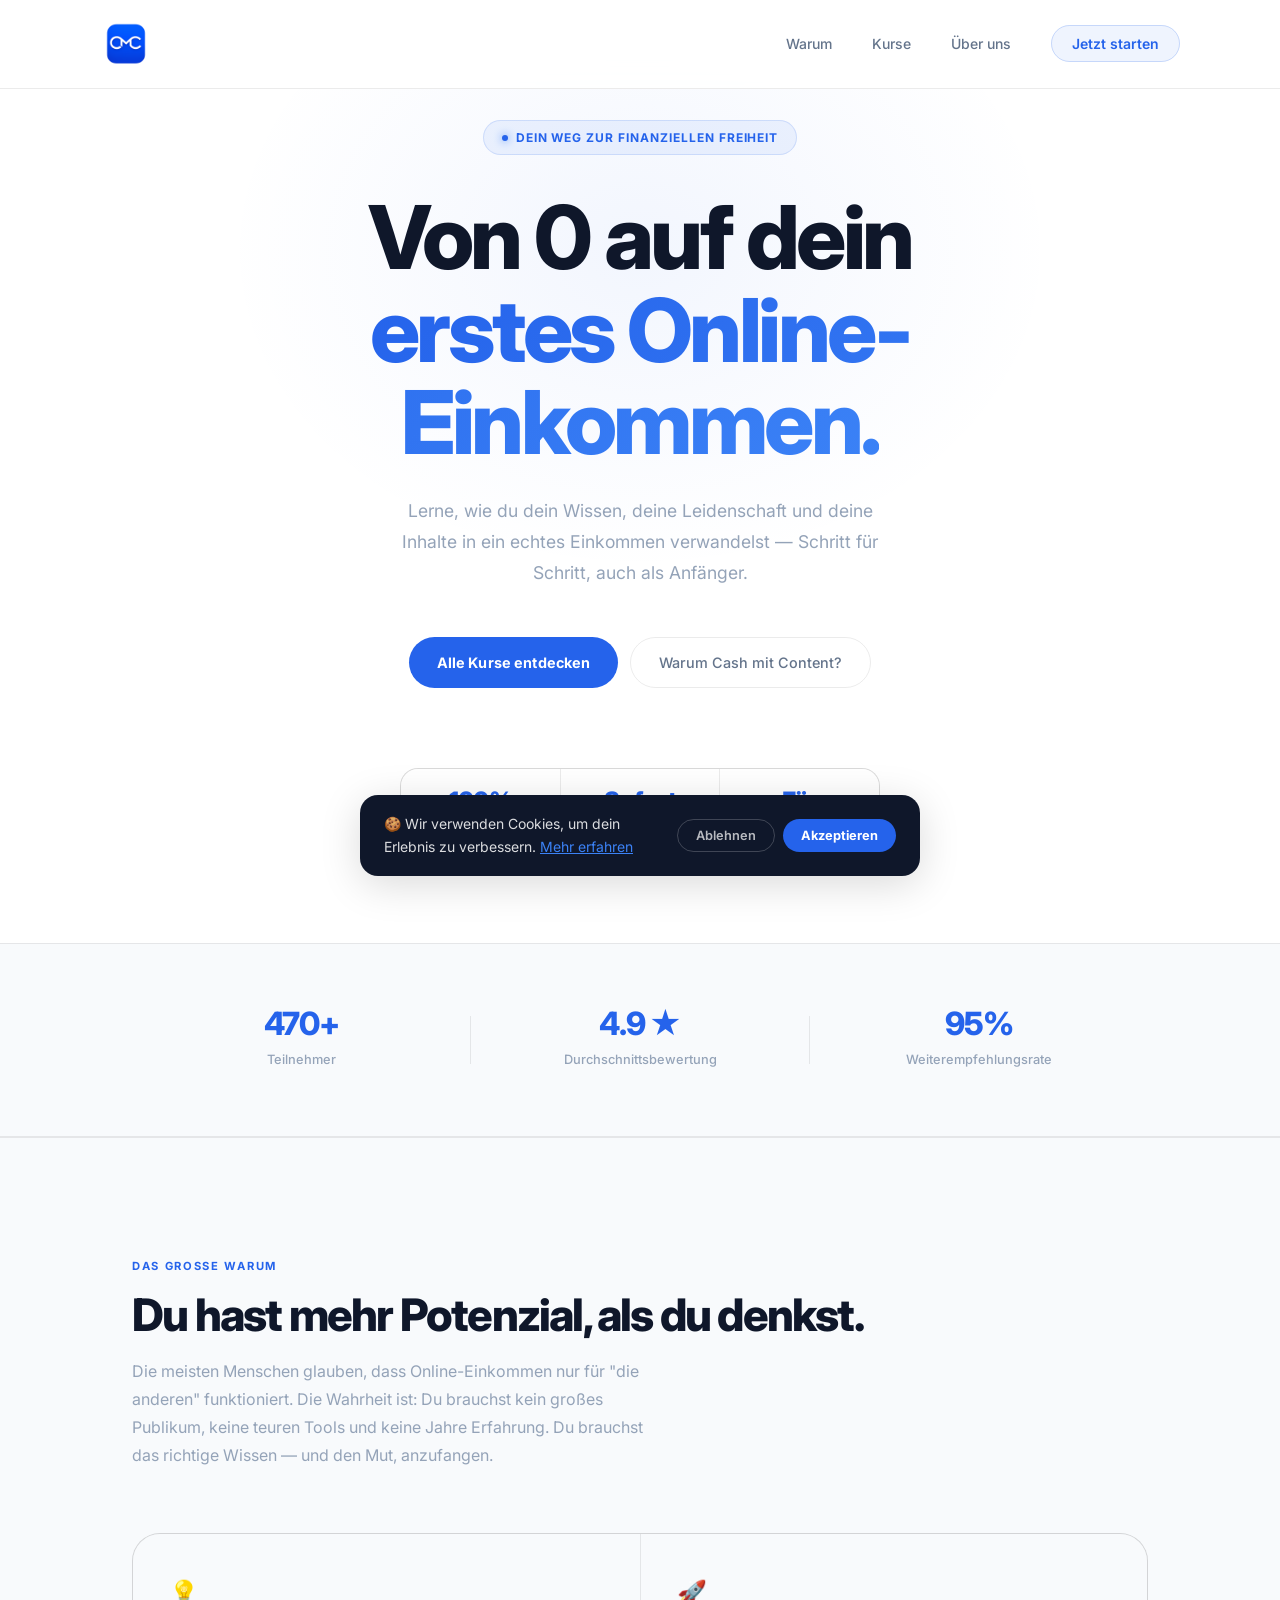
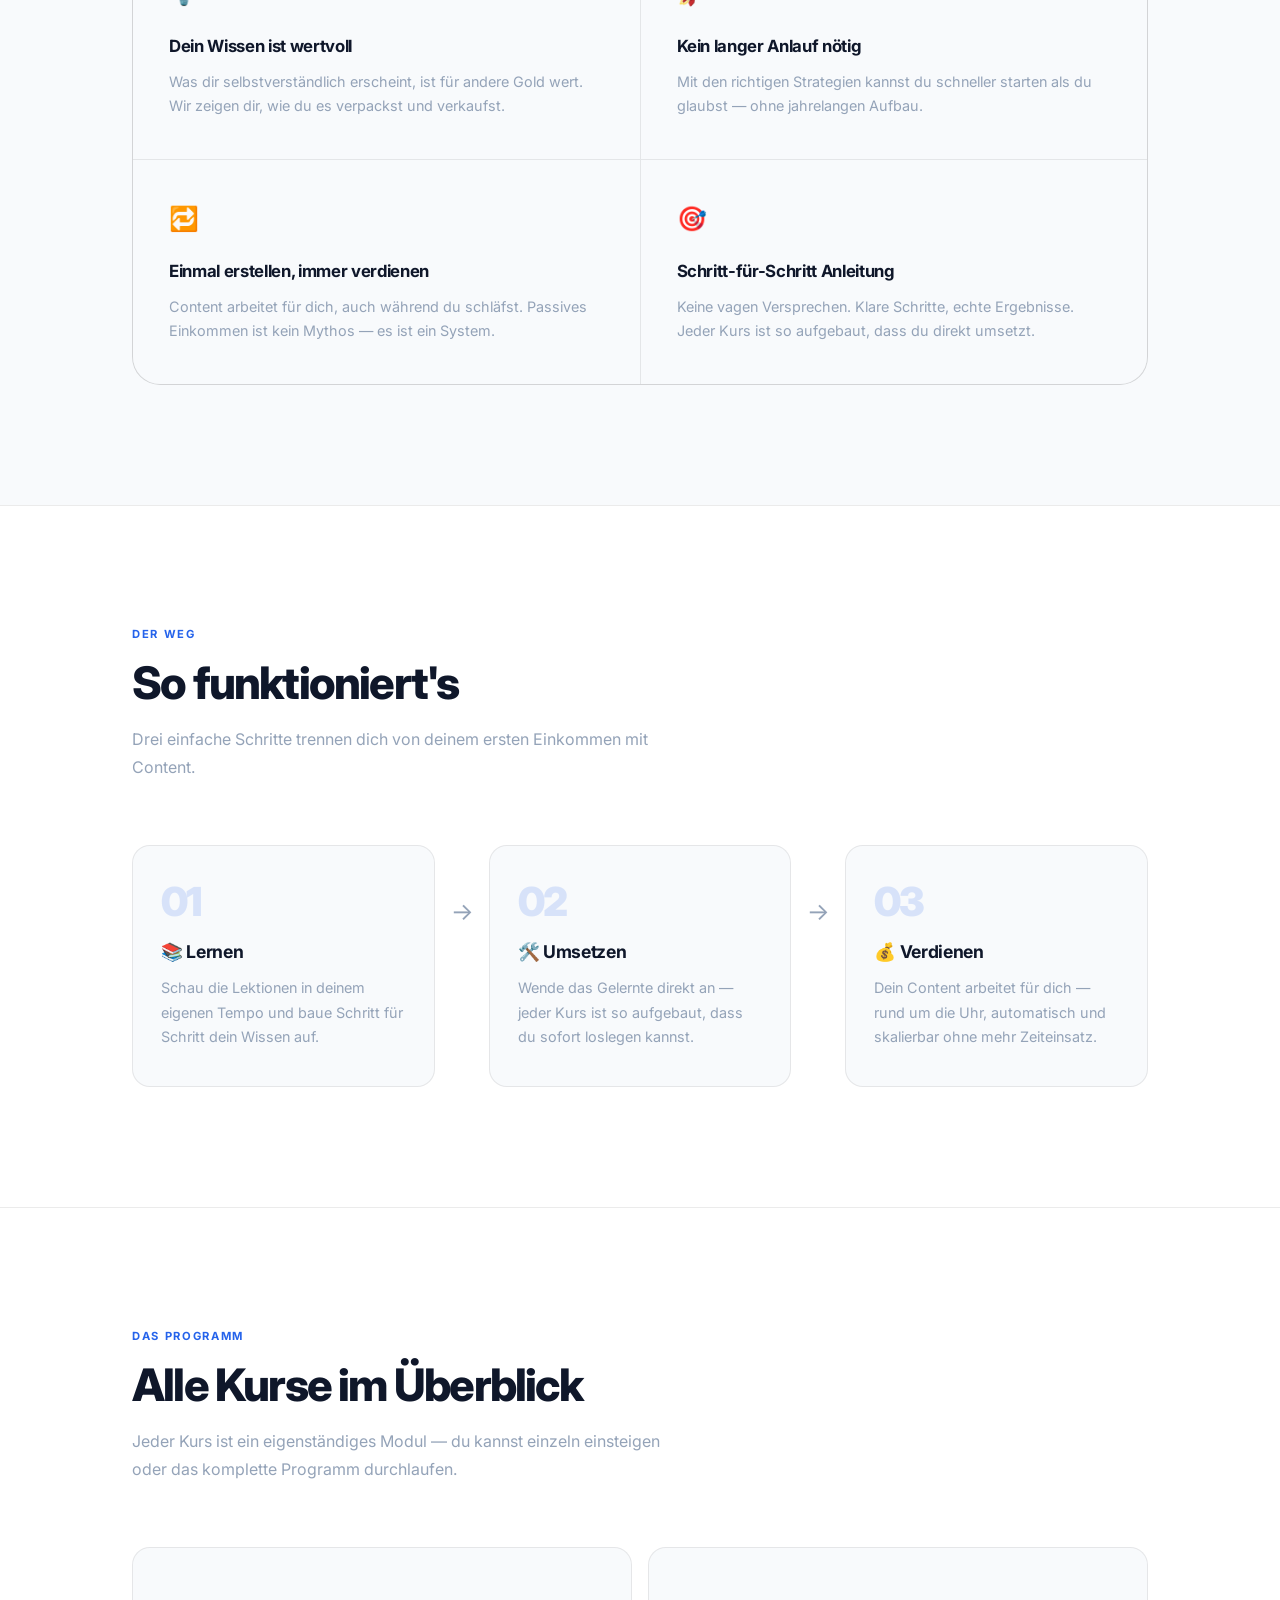
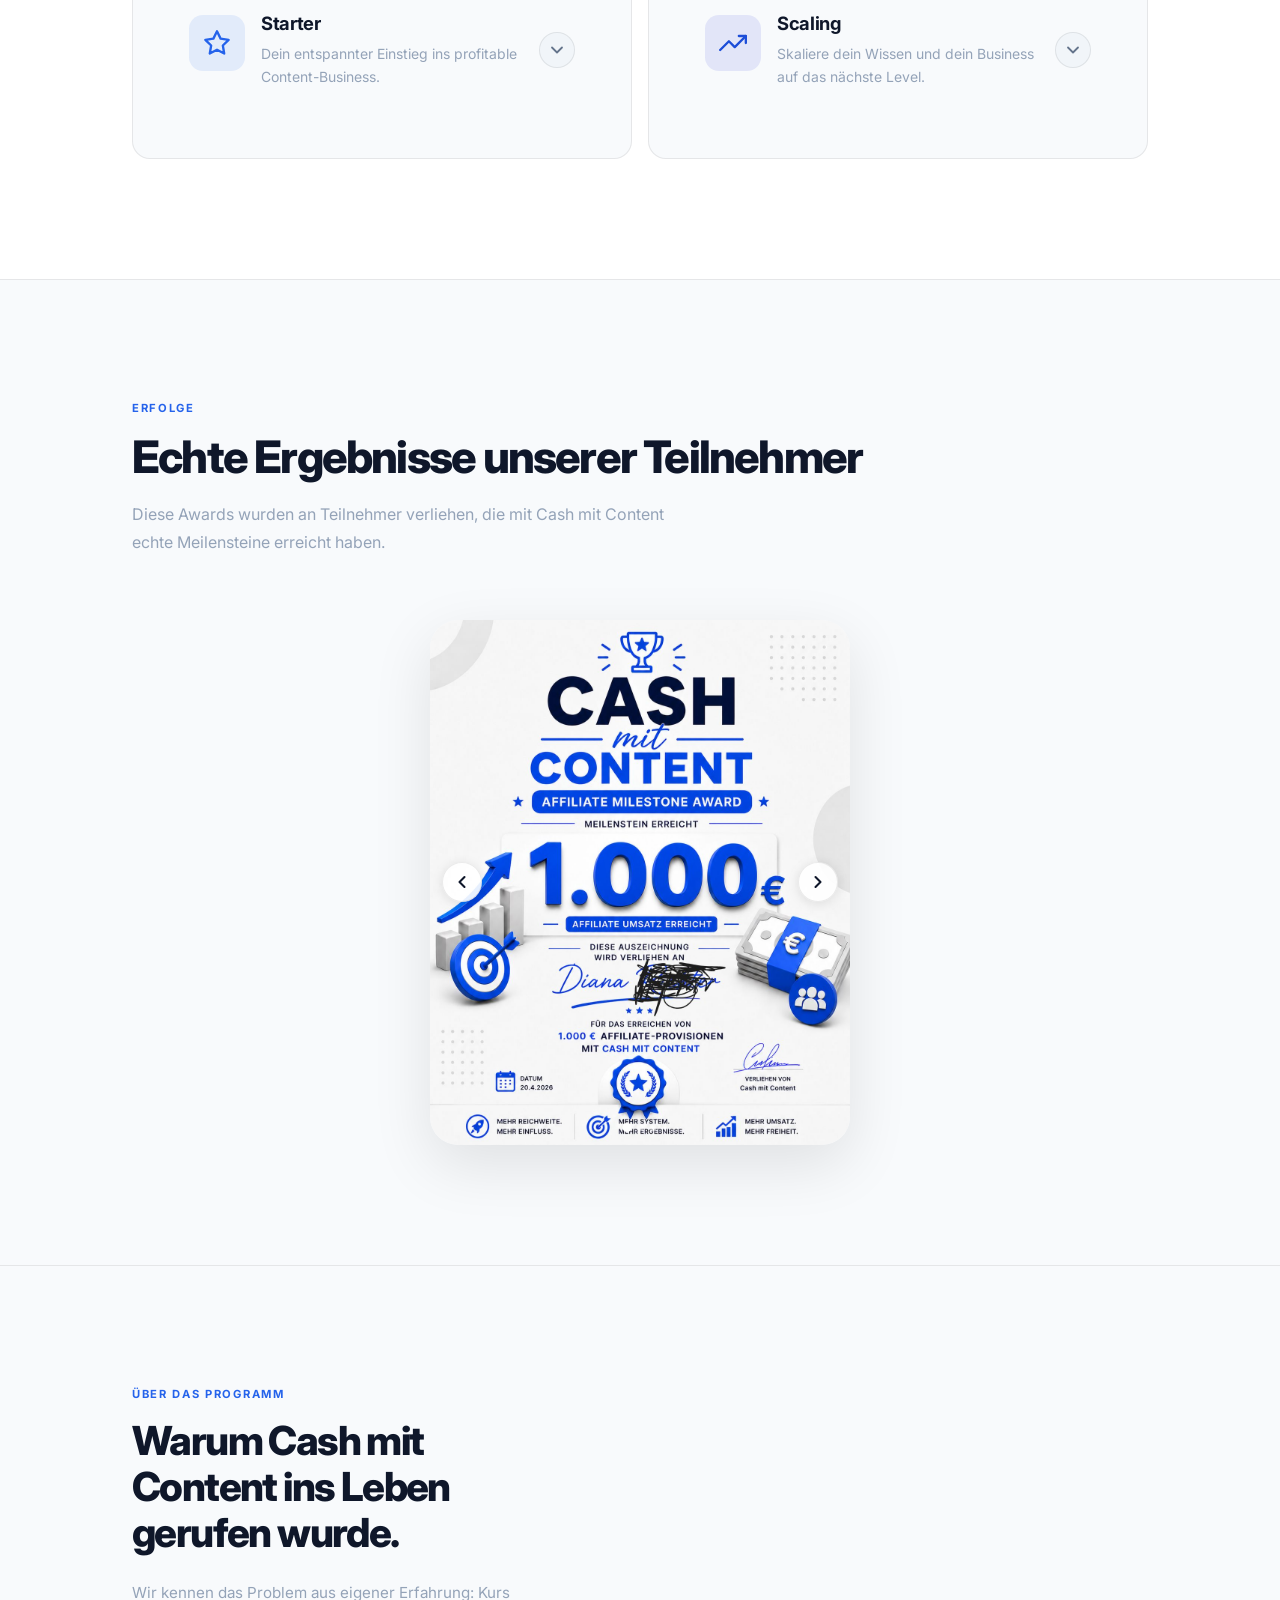
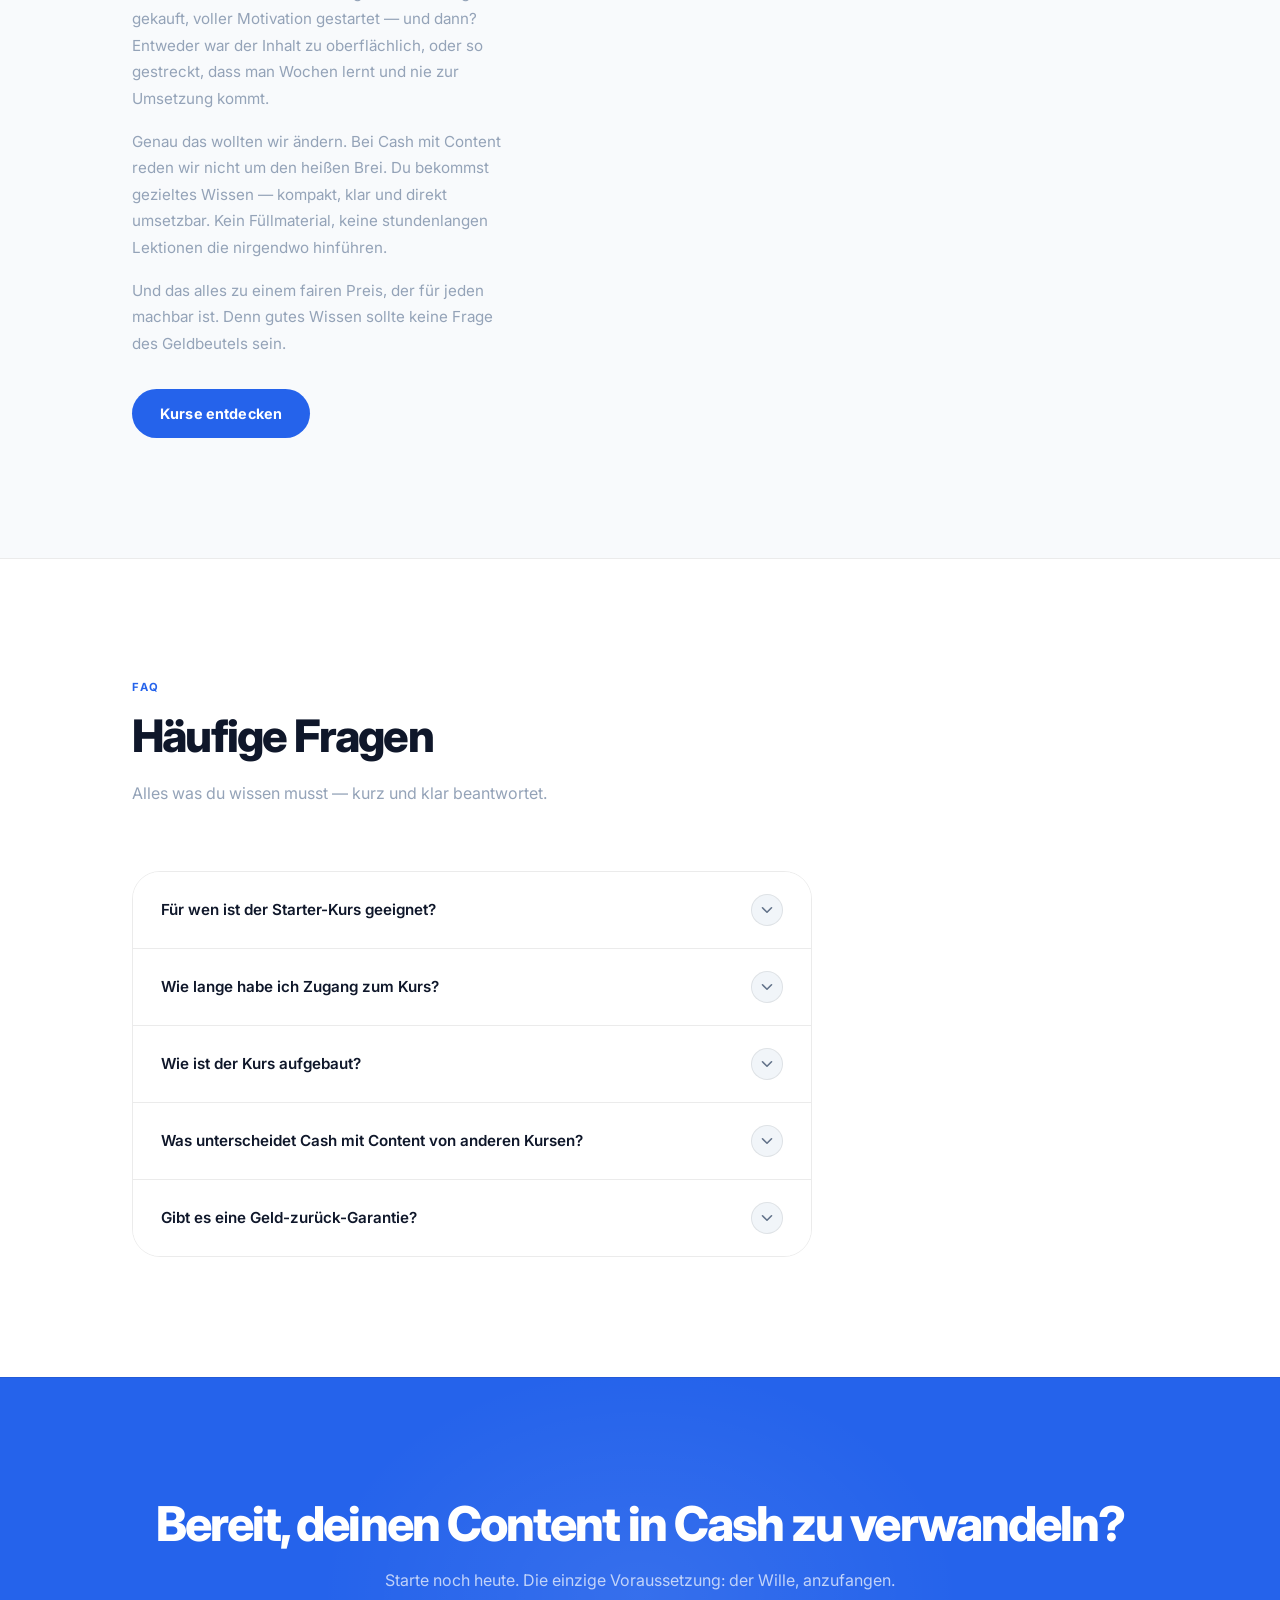
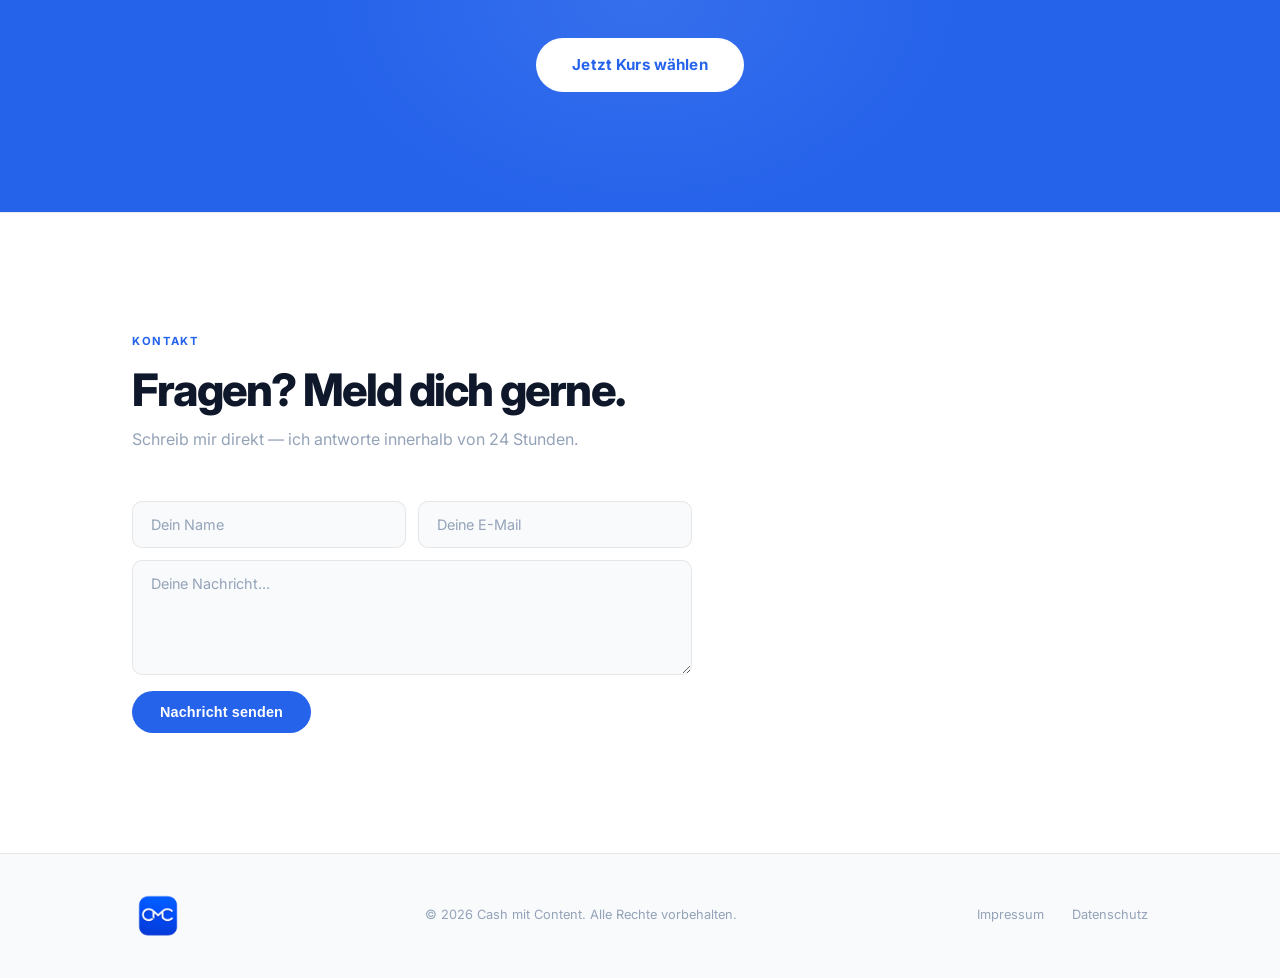
<file: index.html>
<!DOCTYPE html>
<html lang="de">
<head>
  <meta charset="UTF-8" />
  <meta name="viewport" content="width=device-width, initial-scale=1.0" />
  <title>Cash mit Content</title>
  <link rel="icon" href="cmclogoneu.png" type="image/png" />
  <link rel="preconnect" href="https://fonts.googleapis.com" />
  <link href="https://fonts.googleapis.com/css2?family=Inter:wght@400;500;600;700;800;900&display=swap" rel="stylesheet" />
  <link rel="stylesheet" href="style.css" />
</head>
<body>

  <!-- COOKIE BANNER -->
  <div class="cookie-banner" id="cookieBanner">
    <div class="cookie-content">
      <p>🍪 Wir verwenden Cookies, um dein Erlebnis zu verbessern. <a href="#">Mehr erfahren</a></p>
      <div class="cookie-actions">
        <button class="btn-cookie-decline" onclick="closeCookie()">Ablehnen</button>
        <button class="btn-cookie-accept" onclick="closeCookie()">Akzeptieren</button>
      </div>
    </div>
  </div>

  <!-- NAVIGATION -->
  <nav class="nav">
    <div class="container nav-inner">
      <div class="logo"><img src="cmclogoneu.png" alt="Cash mit Content" class="logo-img" /></div>
      <ul class="nav-links" id="navLinks">
        <li><a href="#warum">Warum</a></li>
        <li><a href="#kurse">Kurse</a></li>
        <li><a href="#ueber-mich">Über uns</a></li>
        <li><a href="https://www.digistore24.com/product/691350" target="_blank" class="btn-nav">Jetzt starten</a></li>
      </ul>
      <button class="hamburger" id="hamburger" onclick="toggleMenu()" aria-label="Menü öffnen">
        <span></span><span></span><span></span>
      </button>
    </div>
  </nav>

  <!-- HERO -->
  <section class="hero">
    <div class="container hero-inner">
      <span class="badge fade-in">Dein Weg zur finanziellen Freiheit</span>
      <h1 class="fade-in delay-1">Von 0 auf dein<br /><span class="highlight">erstes Online-Einkommen.</span></h1>
      <p class="hero-sub fade-in delay-2">Lerne, wie du dein Wissen, deine Leidenschaft und deine Inhalte in ein echtes Einkommen verwandelst — Schritt für Schritt, auch als Anfänger.</p>
      <div class="hero-actions fade-in delay-3">
        <a href="#kurse" class="btn-primary">Alle Kurse entdecken</a>
        <a href="#warum" class="btn-ghost">Warum Cash mit Content?</a>
      </div>
      <div class="hero-stats fade-in delay-4">
        <div class="stat">
          <strong>100%</strong>
          <span>Praxisnah</span>
        </div>
        <div class="stat">
          <strong>Sofort</strong>
          <span>Umsetzbar</span>
        </div>
        <div class="stat">
          <strong>Für</strong>
          <span>Jeden Anfänger</span>
        </div>
      </div>
    </div>
  </section>

  <!-- ZAHLEN BANNER -->
  <section class="zahlen-banner reveal">
    <div class="container zahlen-inner">
      <div class="zahl">
        <strong>470+</strong>
        <span>Teilnehmer</span>
      </div>
      <div class="zahl-divider"></div>
      <div class="zahl">
        <strong>4.9 ★</strong>
        <span>Durchschnittsbewertung</span>
      </div>
      <div class="zahl-divider"></div>
      <div class="zahl">
        <strong>95%</strong>
        <span>Weiterempfehlungsrate</span>
      </div>
    </div>
  </section>

  <!-- WARUM -->
  <section class="warum" id="warum">
    <div class="container reveal">
      <div class="section-label">Das große Warum</div>
      <h2 class="section-title">Du hast mehr Potenzial, als du denkst.</h2>
      <p class="section-sub">Die meisten Menschen glauben, dass Online-Einkommen nur für "die anderen" funktioniert. Die Wahrheit ist: Du brauchst kein großes Publikum, keine teuren Tools und keine Jahre Erfahrung. Du brauchst das richtige Wissen — und den Mut, anzufangen.</p>
      <div class="cards">
        <div class="card">
          <div class="card-icon">💡</div>
          <h3>Dein Wissen ist wertvoll</h3>
          <p>Was dir selbstverständlich erscheint, ist für andere Gold wert. Wir zeigen dir, wie du es verpackst und verkaufst.</p>
        </div>
        <div class="card">
          <div class="card-icon">🚀</div>
          <h3>Kein langer Anlauf nötig</h3>
          <p>Mit den richtigen Strategien kannst du schneller starten als du glaubst — ohne jahrelangen Aufbau.</p>
        </div>
        <div class="card">
          <div class="card-icon">🔁</div>
          <h3>Einmal erstellen, immer verdienen</h3>
          <p>Content arbeitet für dich, auch während du schläfst. Passives Einkommen ist kein Mythos — es ist ein System.</p>
        </div>
        <div class="card">
          <div class="card-icon">🎯</div>
          <h3>Schritt-für-Schritt Anleitung</h3>
          <p>Keine vagen Versprechen. Klare Schritte, echte Ergebnisse. Jeder Kurs ist so aufgebaut, dass du direkt umsetzt.</p>
        </div>
      </div>
    </div>
  </section>

  <!-- WIE ES FUNKTIONIERT -->
  <section class="wie-es-funktioniert" id="wie">
    <div class="container reveal">
      <div class="section-label">Der Weg</div>
      <h2>So funktioniert's</h2>
      <p class="section-sub">Drei einfache Schritte trennen dich von deinem ersten Einkommen mit Content.</p>
      <div class="schritte">
        <div class="schritt">
          <div class="schritt-nummer">01</div>
          <div class="schritt-content">
            <h3>📚 Lernen</h3>
            <p>Schau die Lektionen in deinem eigenen Tempo und baue Schritt für Schritt dein Wissen auf.</p>
          </div>
        </div>
        <div class="schritt-arrow">→</div>
        <div class="schritt">
          <div class="schritt-nummer">02</div>
          <div class="schritt-content">
            <h3>🛠️ Umsetzen</h3>
            <p>Wende das Gelernte direkt an — jeder Kurs ist so aufgebaut, dass du sofort loslegen kannst.</p>
          </div>
        </div>
        <div class="schritt-arrow">→</div>
        <div class="schritt">
          <div class="schritt-nummer">03</div>
          <div class="schritt-content">
            <h3>💰 Verdienen</h3>
            <p>Dein Content arbeitet für dich — rund um die Uhr, automatisch und skalierbar ohne mehr Zeiteinsatz.</p>
          </div>
        </div>
      </div>
    </div>
  </section>

  <!-- KURSE -->
  <section class="kurse" id="kurse">
    <div class="container reveal">
      <div class="section-label">Das Programm</div>
      <h2>Alle Kurse im Überblick</h2>
      <p class="section-sub">Jeder Kurs ist ein eigenständiges Modul — du kannst einzeln einsteigen oder das komplette Programm durchlaufen.</p>
      <div class="kurse-grid kurse-grid-double">

        <div class="kurs-card kurs-card-accordion kurs-starter">
          <div class="kurs-header" onclick="toggleKurs(this)">
            <div class="kurs-header-top">
              <div class="kurs-icon kurs-icon-starter">
                <svg width="28" height="28" viewBox="0 0 24 24" fill="none" stroke="currentColor" stroke-width="2" stroke-linecap="round" stroke-linejoin="round"><path d="M12 2L15.09 8.26L22 9.27L17 14.14L18.18 21.02L12 17.77L5.82 21.02L7 14.14L2 9.27L8.91 8.26L12 2Z"/></svg>
              </div>
            </div>
            <div>
              <h3>Starter</h3>
              <p>Dein entspannter Einstieg ins profitable Content-Business.</p>
            </div>
            <div class="kurs-toggle-icon">
              <svg width="20" height="20" viewBox="0 0 20 20" fill="none">
                <path d="M5 7.5L10 12.5L15 7.5" stroke="currentColor" stroke-width="1.8" stroke-linecap="round" stroke-linejoin="round"/>
              </svg>
            </div>
          </div>
          <div class="kurs-details">
            <div class="kurs-details-inner">
              <ul class="kurs-liste">
                <li>🎧 <span>Praktische Audiosektionen – höre sie wann und wo du willst (beim Spazieren, Autofahren oder Sport)</span></li>
                <li>📋 <span>Klare Schritt-für-Schritt-Anleitungen</span></li>
                <li>✅ <span>Fertige Arbeitsblätter & Checklisten für die direkte Umsetzung</span></li>
                <li>🏆 <span>Meine besten Vorlagen und echte Praxiserfahrungen – nur das, was wirklich funktioniert</span></li>
              </ul>
              <a href="starter.html" class="btn-primary">Mehr erfahren →</a>
            </div>
          </div>
        </div>

        <div class="kurs-card kurs-card-accordion kurs-scaling">
          <div class="kurs-header" onclick="toggleKurs(this)">
            <div class="kurs-header-top">
              <div class="kurs-icon kurs-icon-scaling">
                <svg width="28" height="28" viewBox="0 0 24 24" fill="none" stroke="currentColor" stroke-width="2" stroke-linecap="round" stroke-linejoin="round"><polyline points="23 6 13.5 15.5 8.5 10.5 1 18"/><polyline points="17 6 23 6 23 12"/></svg>
              </div>
            </div>
            <div>
              <h3>Scaling</h3>
              <p>Skaliere dein Wissen und dein Business auf das nächste Level.</p>
            </div>
            <div class="kurs-toggle-icon">
              <svg width="20" height="20" viewBox="0 0 20 20" fill="none">
                <path d="M5 7.5L10 12.5L15 7.5" stroke="currentColor" stroke-width="1.8" stroke-linecap="round" stroke-linejoin="round"/>
              </svg>
            </div>
          </div>
          <div class="kurs-details">
            <div class="kurs-details-inner">
              <ul class="kurs-liste">
                <li>📈 <span>Lerne, wie erfolgreiche Creator aus einzelnen Beiträgen ein skalierbares Content-System aufbauen</span></li>
                <li>🎯 <span>Klare Strategien für mehr Reichweite, mehr Kunden und planbares Wachstum</span></li>
                <li>✅ <span>Bewährte Checklisten, Vorlagen und Frameworks für die direkte Umsetzung</span></li>
                <li>🏆 <span>Praxiserprobte Systeme zur Skalierung von Content, Traffic und Umsatz – verständlich erklärt und sofort anwendbar</span></li>
              </ul>
              <a href="scaling.html" class="btn-primary">Mehr erfahren →</a>
            </div>
          </div>
        </div>

      </div>
    </div>
  </section>

  <!-- AWARDS SLIDER -->
  <section class="awards" id="awards">
    <div class="container reveal">
      <div class="section-label">Erfolge</div>
      <h2>Echte Ergebnisse unserer Teilnehmer</h2>
      <p class="section-sub">Diese Awards wurden an Teilnehmer verliehen, die mit Cash mit Content echte Meilensteine erreicht haben.</p>
      <div class="awards-slider-wrapper">
        <div class="awards-slider" id="awardsSlider">
          <div class="award-slide">
            <img src="awards/award_diana.jpg" alt="Award Diana" />
          </div>
          <div class="award-slide">
            <img src="awards/award_lisa.jpg" alt="Award Lisa" />
          </div>
          <div class="award-slide">
            <img src="awards/award_rudolf.jpg" alt="Award Rudolf" />
          </div>
        </div>
        <button class="slider-btn slider-btn-left" onclick="slideAward(-1)">
          <svg width="20" height="20" viewBox="0 0 24 24" fill="none" stroke="currentColor" stroke-width="2.5" stroke-linecap="round" stroke-linejoin="round"><polyline points="15 18 9 12 15 6"/></svg>
        </button>
        <button class="slider-btn slider-btn-right" onclick="slideAward(1)">
          <svg width="20" height="20" viewBox="0 0 24 24" fill="none" stroke="currentColor" stroke-width="2.5" stroke-linecap="round" stroke-linejoin="round"><polyline points="9 18 15 12 9 6"/></svg>
        </button>
        <div class="slider-dots" id="sliderDots">
          <span class="dot active" onclick="goToSlide(0)"></span>
          <span class="dot" onclick="goToSlide(1)"></span>
          <span class="dot" onclick="goToSlide(2)"></span>
        </div>
      </div>
    </div>
  </section>

  <!-- ÜBER MICH -->
  <section class="ueber-mich" id="ueber-mich">
    <div class="container ueber-inner reveal">
<div class="ueber-text">
        <div class="section-label">Über das Programm</div>
        <h2>Warum Cash mit Content ins Leben gerufen wurde.</h2>
        <p>Wir kennen das Problem aus eigener Erfahrung: Kurs gekauft, voller Motivation gestartet — und dann? Entweder war der Inhalt zu oberflächlich, oder so gestreckt, dass man Wochen lernt und nie zur Umsetzung kommt.</p>
        <p>Genau das wollten wir ändern. Bei Cash mit Content reden wir nicht um den heißen Brei. Du bekommst gezieltes Wissen — kompakt, klar und direkt umsetzbar. Kein Füllmaterial, keine stundenlangen Lektionen die nirgendwo hinführen.</p>
        <p>Und das alles zu einem fairen Preis, der für jeden machbar ist. Denn gutes Wissen sollte keine Frage des Geldbeutels sein.</p>
        <a href="#kurse" class="btn-primary">Kurse entdecken</a>
      </div>
    </div>
  </section>

  <!-- FAQ -->
  <section class="faq" id="faq">
    <div class="container reveal">
      <div class="section-label">FAQ</div>
      <h2>Häufige Fragen</h2>
      <p class="section-sub">Alles was du wissen musst — kurz und klar beantwortet.</p>
      <div class="faq-list">

        <div class="faq-item">
          <button class="faq-question" onclick="toggleFaq(this)">
            <span>Für wen ist der Starter-Kurs geeignet?</span>
            <div class="faq-icon"><svg width="18" height="18" viewBox="0 0 20 20" fill="none"><path d="M5 7.5L10 12.5L15 7.5" stroke="currentColor" stroke-width="1.8" stroke-linecap="round" stroke-linejoin="round"/></svg></div>
          </button>
          <div class="faq-answer">
            <p>Für alle die neu im Content-Business sind und keine Vorkenntnisse haben. Du brauchst kein Publikum, keine teuren Tools und keine Erfahrung — nur den Willen anzufangen.</p>
          </div>
        </div>

        <div class="faq-item">
          <button class="faq-question" onclick="toggleFaq(this)">
            <span>Wie lange habe ich Zugang zum Kurs?</span>
            <div class="faq-icon"><svg width="18" height="18" viewBox="0 0 20 20" fill="none"><path d="M5 7.5L10 12.5L15 7.5" stroke="currentColor" stroke-width="1.8" stroke-linecap="round" stroke-linejoin="round"/></svg></div>
          </button>
          <div class="faq-answer">
            <p>Du bekommst dauerhaften Zugang — kein Ablaufdatum, kein Abo. Einmal kaufen, für immer nutzen.</p>
          </div>
        </div>

        <div class="faq-item">
          <button class="faq-question" onclick="toggleFaq(this)">
            <span>Wie ist der Kurs aufgebaut?</span>
            <div class="faq-icon"><svg width="18" height="18" viewBox="0 0 20 20" fill="none"><path d="M5 7.5L10 12.5L15 7.5" stroke="currentColor" stroke-width="1.8" stroke-linecap="round" stroke-linejoin="round"/></svg></div>
          </button>
          <div class="faq-answer">
            <p>Der Kurs besteht aus Audiosektionen die du flexibel hören kannst — beim Spazieren, im Auto oder beim Sport. Dazu bekommst du Arbeitsblätter und Checklisten für die direkte Umsetzung.</p>
          </div>
        </div>

        <div class="faq-item">
          <button class="faq-question" onclick="toggleFaq(this)">
            <span>Was unterscheidet Cash mit Content von anderen Kursen?</span>
            <div class="faq-icon"><svg width="18" height="18" viewBox="0 0 20 20" fill="none"><path d="M5 7.5L10 12.5L15 7.5" stroke="currentColor" stroke-width="1.8" stroke-linecap="round" stroke-linejoin="round"/></svg></div>
          </button>
          <div class="faq-answer">
            <p>Kein gestreckter Inhalt, kein Füllmaterial. Nur das was wirklich funktioniert — kompakt, klar und direkt umsetzbar. Zu einem fairen Preis der für jeden machbar ist.</p>
          </div>
        </div>

        <div class="faq-item">
          <button class="faq-question" onclick="toggleFaq(this)">
            <span>Gibt es eine Geld-zurück-Garantie?</span>
            <div class="faq-icon"><svg width="18" height="18" viewBox="0 0 20 20" fill="none"><path d="M5 7.5L10 12.5L15 7.5" stroke="currentColor" stroke-width="1.8" stroke-linecap="round" stroke-linejoin="round"/></svg></div>
          </button>
          <div class="faq-answer">
            <p>Ja. Du hast 14 Tage Zeit den Kurs zu testen. Wenn du nicht zufrieden bist bekommst du dein Geld zurück — ohne Fragen.</p>
          </div>
        </div>

      </div>
    </div>
  </section>

  <!-- CTA BANNER -->
  <section class="cta-banner reveal">
    <div class="container cta-inner">
      <h2>Bereit, deinen Content in Cash zu verwandeln?</h2>
      <p>Starte noch heute. Die einzige Voraussetzung: der Wille, anzufangen.</p>
      <a href="#kurse" class="btn-primary btn-large">Jetzt Kurs wählen</a>
    </div>
  </section>

  <!-- KONTAKT -->
  <section class="kontakt" id="kontakt">
    <div class="container reveal">
      <div class="section-label">Kontakt</div>
      <h2>Fragen? Meld dich gerne.</h2>
      <p class="section-sub">Schreib mir direkt — ich antworte innerhalb von 24 Stunden.</p>
      <form class="kontakt-form">
        <div class="form-row">
          <input type="text" placeholder="Dein Name" required />
          <input type="email" placeholder="Deine E-Mail" required />
        </div>
        <textarea placeholder="Deine Nachricht..." rows="5" required></textarea>
        <button type="submit" class="btn-primary">Nachricht senden</button>
      </form>
    </div>
  </section>

  <!-- FOOTER -->
  <footer class="footer">
    <div class="container footer-inner">
      <div class="logo"><img src="cmclogoneu.png" alt="Cash mit Content" class="logo-img" /></div>
      <p>© 2026 Cash mit Content. Alle Rechte vorbehalten.</p>
      <div class="footer-links">
        <a href="impressum.html">Impressum</a>
        <a href="datenschutz.html">Datenschutz</a>
      </div>
    </div>
  </footer>

  <script src="main.js"></script>
</body>
</html>
</file>
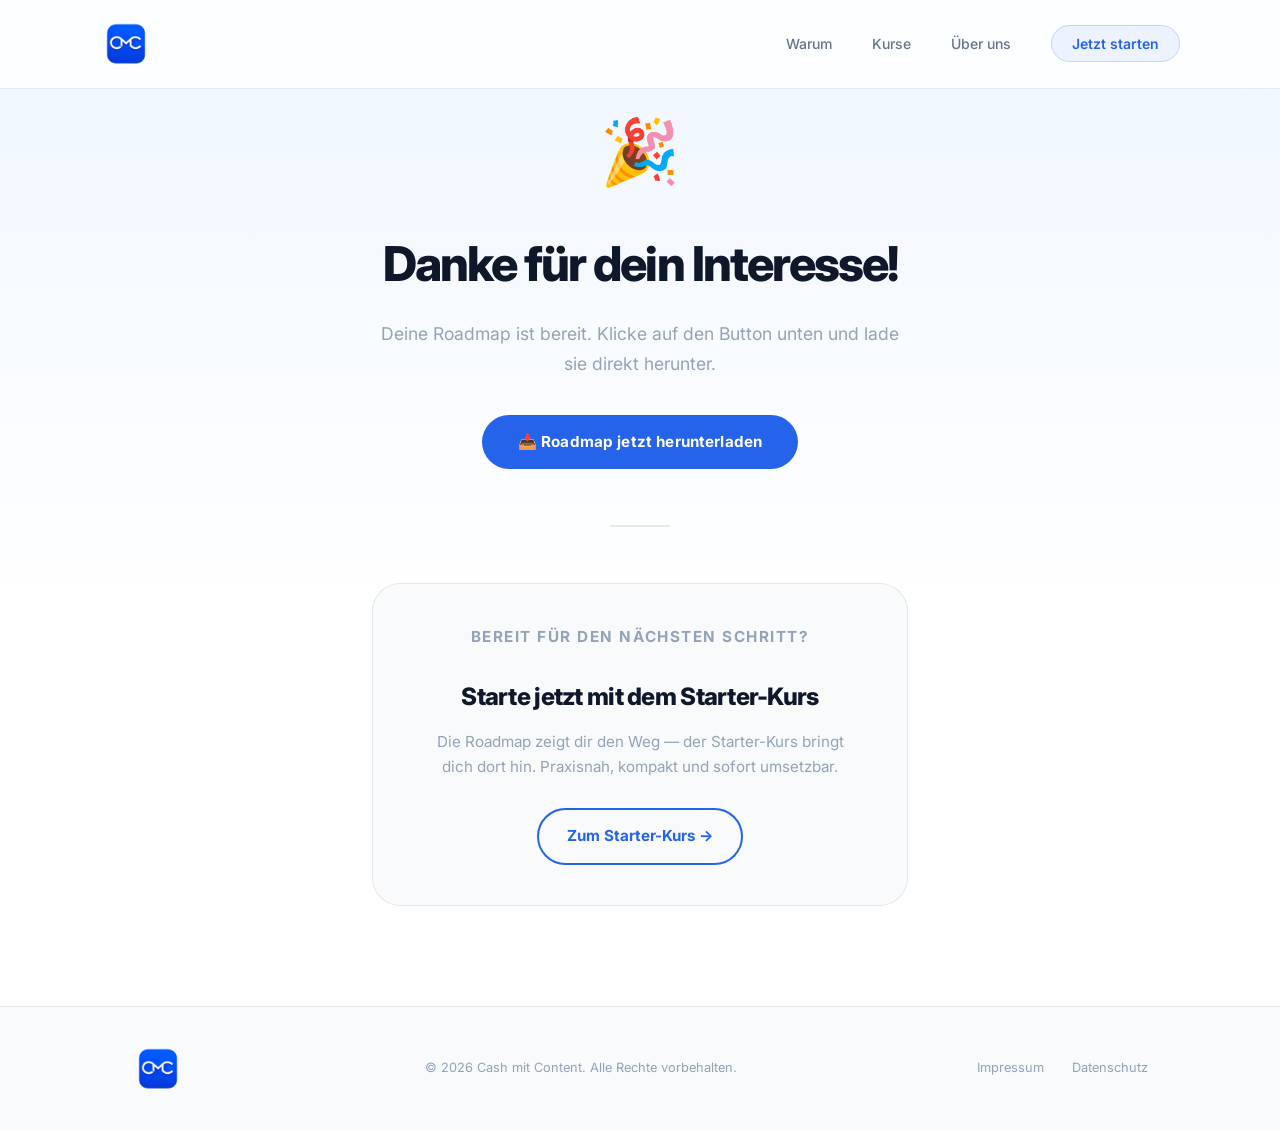
<file: danke.html>
<!DOCTYPE html>
<html lang="de">
<head>
  <meta charset="UTF-8" />
  <meta name="viewport" content="width=device-width, initial-scale=1.0" />
  <title>Danke – Cash mit Content</title>
  <link rel="icon" href="cmclogoneu.png" type="image/png" />
  <link rel="preconnect" href="https://fonts.googleapis.com" />
  <link href="https://fonts.googleapis.com/css2?family=Inter:wght@400;500;600;700;800;900&display=swap" rel="stylesheet" />
  <link rel="stylesheet" href="style.css" />
</head>
<body>

  <!-- NAVIGATION -->
  <nav class="nav">
    <div class="container nav-inner">
      <a href="index.html" class="logo"><img src="cmclogoneu.png" alt="Cash mit Content" class="logo-img" /></a>
      <ul class="nav-links" id="navLinks">
        <li><a href="index.html#warum">Warum</a></li>
        <li><a href="index.html#kurse">Kurse</a></li>
        <li><a href="index.html#ueber-mich">Über uns</a></li>
        <li><a href="https://www.digistore24.com/product/691350" target="_blank" class="btn-nav">Jetzt starten</a></li>
      </ul>
      <button class="hamburger" id="hamburger" onclick="toggleMenu()" aria-label="Menü öffnen">
        <span></span><span></span><span></span>
      </button>
    </div>
  </nav>

  <!-- DANKE SEITE -->
  <section class="danke-section">
    <div class="container danke-inner">

      <div class="danke-icon">🎉</div>
      <h1>Danke für dein Interesse!</h1>
      <p class="danke-sub">Deine Roadmap ist bereit. Klicke auf den Button unten und lade sie direkt herunter.</p>

      <a href="Cash_mit_Content_Roadmap.pdf" download class="btn-primary btn-large danke-btn">
        📥 Roadmap jetzt herunterladen
      </a>

      <div class="danke-divider"></div>

      <div class="danke-next">
        <p class="danke-next-label">Bereit für den nächsten Schritt?</p>
        <h2>Starte jetzt mit dem Starter-Kurs</h2>
        <p>Die Roadmap zeigt dir den Weg — der Starter-Kurs bringt dich dort hin. Praxisnah, kompakt und sofort umsetzbar.</p>
        <a href="starter.html" class="btn-secondary">Zum Starter-Kurs →</a>
      </div>

    </div>
  </section>

  <!-- FOOTER -->
  <footer class="footer">
    <div class="container footer-inner">
      <div class="logo"><img src="cmclogoneu.png" alt="Cash mit Content" class="logo-img" /></div>
      <p>© 2026 Cash mit Content. Alle Rechte vorbehalten.</p>
      <div class="footer-links">
        <a href="impressum.html">Impressum</a>
        <a href="datenschutz.html">Datenschutz</a>
      </div>
    </div>
  </footer>

  <script src="main.js"></script>
</body>
</html>
</file>
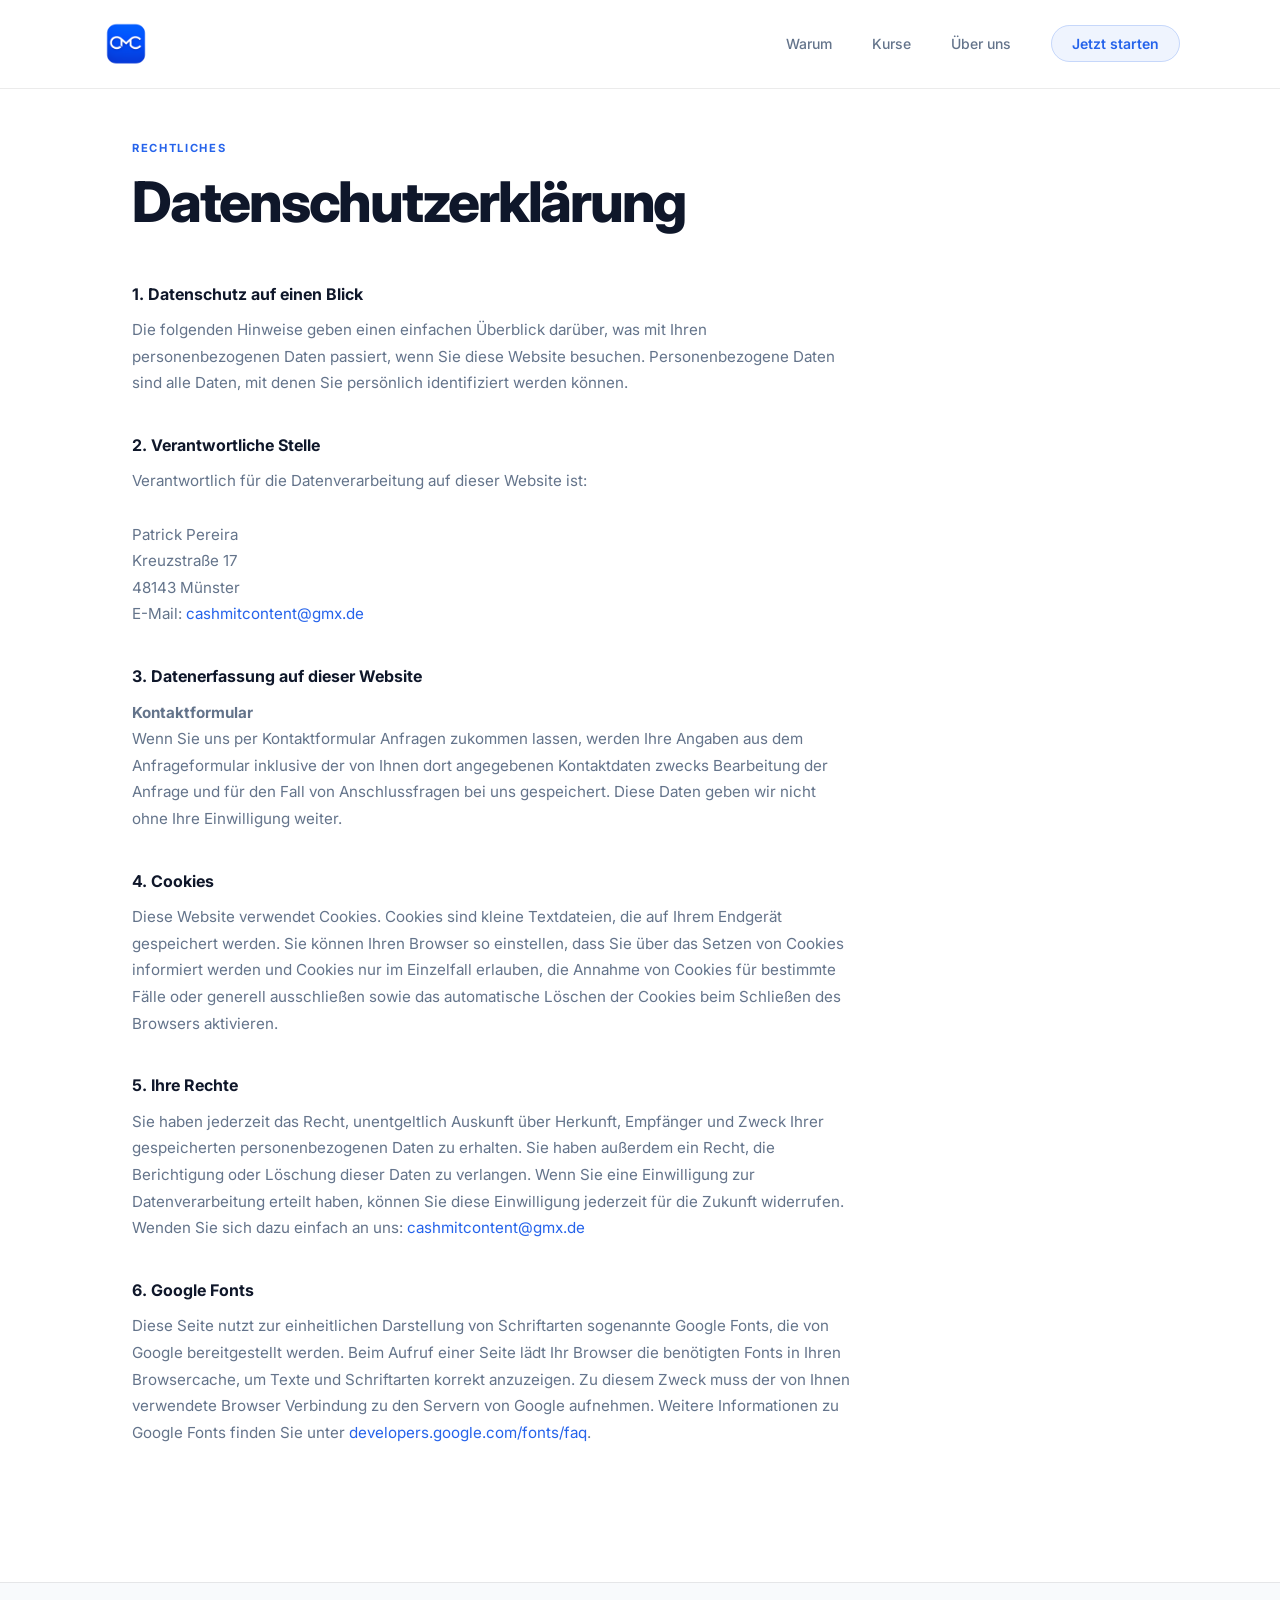
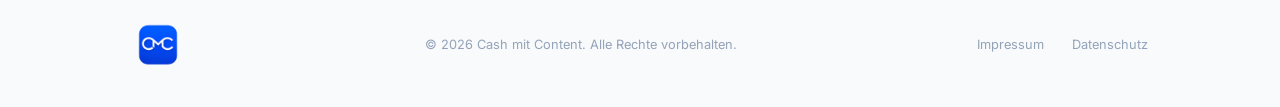
<file: datenschutz.html>
<!DOCTYPE html>
<html lang="de">
<head>
  <meta charset="UTF-8" />
  <meta name="viewport" content="width=device-width, initial-scale=1.0" />
  <title>Datenschutz – Cash mit Content</title>
  <link rel="icon" href="cmclogoneu.png" type="image/png" />
  <link rel="preconnect" href="https://fonts.googleapis.com" />
  <link href="https://fonts.googleapis.com/css2?family=Inter:wght@400;500;600;700;800;900&display=swap" rel="stylesheet" />
  <link rel="stylesheet" href="style.css" />
</head>
<body>

  <!-- NAVIGATION -->
  <nav class="nav">
    <div class="container nav-inner">
      <a href="index.html" class="logo"><img src="cmclogoneu.png" alt="Cash mit Content" class="logo-img" /></a>
      <ul class="nav-links" id="navLinks">
        <li><a href="index.html#warum">Warum</a></li>
        <li><a href="index.html#kurse">Kurse</a></li>
        <li><a href="index.html#ueber-mich">Über uns</a></li>
        <li><a href="kontakt.html" class="btn-nav">Jetzt starten</a></li>
      </ul>
      <button class="hamburger" id="hamburger" onclick="toggleMenu()" aria-label="Menü öffnen">
        <span></span><span></span><span></span>
      </button>
    </div>
  </nav>

  <!-- INHALT -->
  <section class="subpage">
    <div class="container subpage-inner">
      <div class="section-label">Rechtliches</div>
      <h1>Datenschutzerklärung</h1>

      <div class="legal-block">
        <h3>1. Datenschutz auf einen Blick</h3>
        <p>Die folgenden Hinweise geben einen einfachen Überblick darüber, was mit Ihren personenbezogenen Daten passiert, wenn Sie diese Website besuchen. Personenbezogene Daten sind alle Daten, mit denen Sie persönlich identifiziert werden können.</p>
      </div>

      <div class="legal-block">
        <h3>2. Verantwortliche Stelle</h3>
        <p>Verantwortlich für die Datenverarbeitung auf dieser Website ist:<br /><br />
        Patrick Pereira<br />
        Kreuzstraße 17<br />
        48143 Münster<br />
        E-Mail: <a href="mailto:cashmitcontent@gmx.de">cashmitcontent@gmx.de</a></p>
      </div>

      <div class="legal-block">
        <h3>3. Datenerfassung auf dieser Website</h3>
        <p><strong>Kontaktformular</strong><br />
        Wenn Sie uns per Kontaktformular Anfragen zukommen lassen, werden Ihre Angaben aus dem Anfrageformular inklusive der von Ihnen dort angegebenen Kontaktdaten zwecks Bearbeitung der Anfrage und für den Fall von Anschlussfragen bei uns gespeichert. Diese Daten geben wir nicht ohne Ihre Einwilligung weiter.</p>
      </div>

      <div class="legal-block">
        <h3>4. Cookies</h3>
        <p>Diese Website verwendet Cookies. Cookies sind kleine Textdateien, die auf Ihrem Endgerät gespeichert werden. Sie können Ihren Browser so einstellen, dass Sie über das Setzen von Cookies informiert werden und Cookies nur im Einzelfall erlauben, die Annahme von Cookies für bestimmte Fälle oder generell ausschließen sowie das automatische Löschen der Cookies beim Schließen des Browsers aktivieren.</p>
      </div>

      <div class="legal-block">
        <h3>5. Ihre Rechte</h3>
        <p>Sie haben jederzeit das Recht, unentgeltlich Auskunft über Herkunft, Empfänger und Zweck Ihrer gespeicherten personenbezogenen Daten zu erhalten. Sie haben außerdem ein Recht, die Berichtigung oder Löschung dieser Daten zu verlangen. Wenn Sie eine Einwilligung zur Datenverarbeitung erteilt haben, können Sie diese Einwilligung jederzeit für die Zukunft widerrufen. Wenden Sie sich dazu einfach an uns: <a href="mailto:cashmitcontent@gmx.de">cashmitcontent@gmx.de</a></p>
      </div>

      <div class="legal-block">
        <h3>6. Google Fonts</h3>
        <p>Diese Seite nutzt zur einheitlichen Darstellung von Schriftarten sogenannte Google Fonts, die von Google bereitgestellt werden. Beim Aufruf einer Seite lädt Ihr Browser die benötigten Fonts in Ihren Browsercache, um Texte und Schriftarten korrekt anzuzeigen. Zu diesem Zweck muss der von Ihnen verwendete Browser Verbindung zu den Servern von Google aufnehmen. Weitere Informationen zu Google Fonts finden Sie unter <a href="https://developers.google.com/fonts/faq" target="_blank">developers.google.com/fonts/faq</a>.</p>
      </div>
    </div>
  </section>

  <!-- FOOTER -->
  <footer class="footer">
    <div class="container footer-inner">
      <div class="logo"><img src="cmclogoneu.png" alt="Cash mit Content" class="logo-img" /></div>
      <p>© 2026 Cash mit Content. Alle Rechte vorbehalten.</p>
      <div class="footer-links">
        <a href="impressum.html">Impressum</a>
        <a href="datenschutz.html">Datenschutz</a>
      </div>
    </div>
  </footer>

  <script src="main.js"></script>
</body>
</html>
</file>
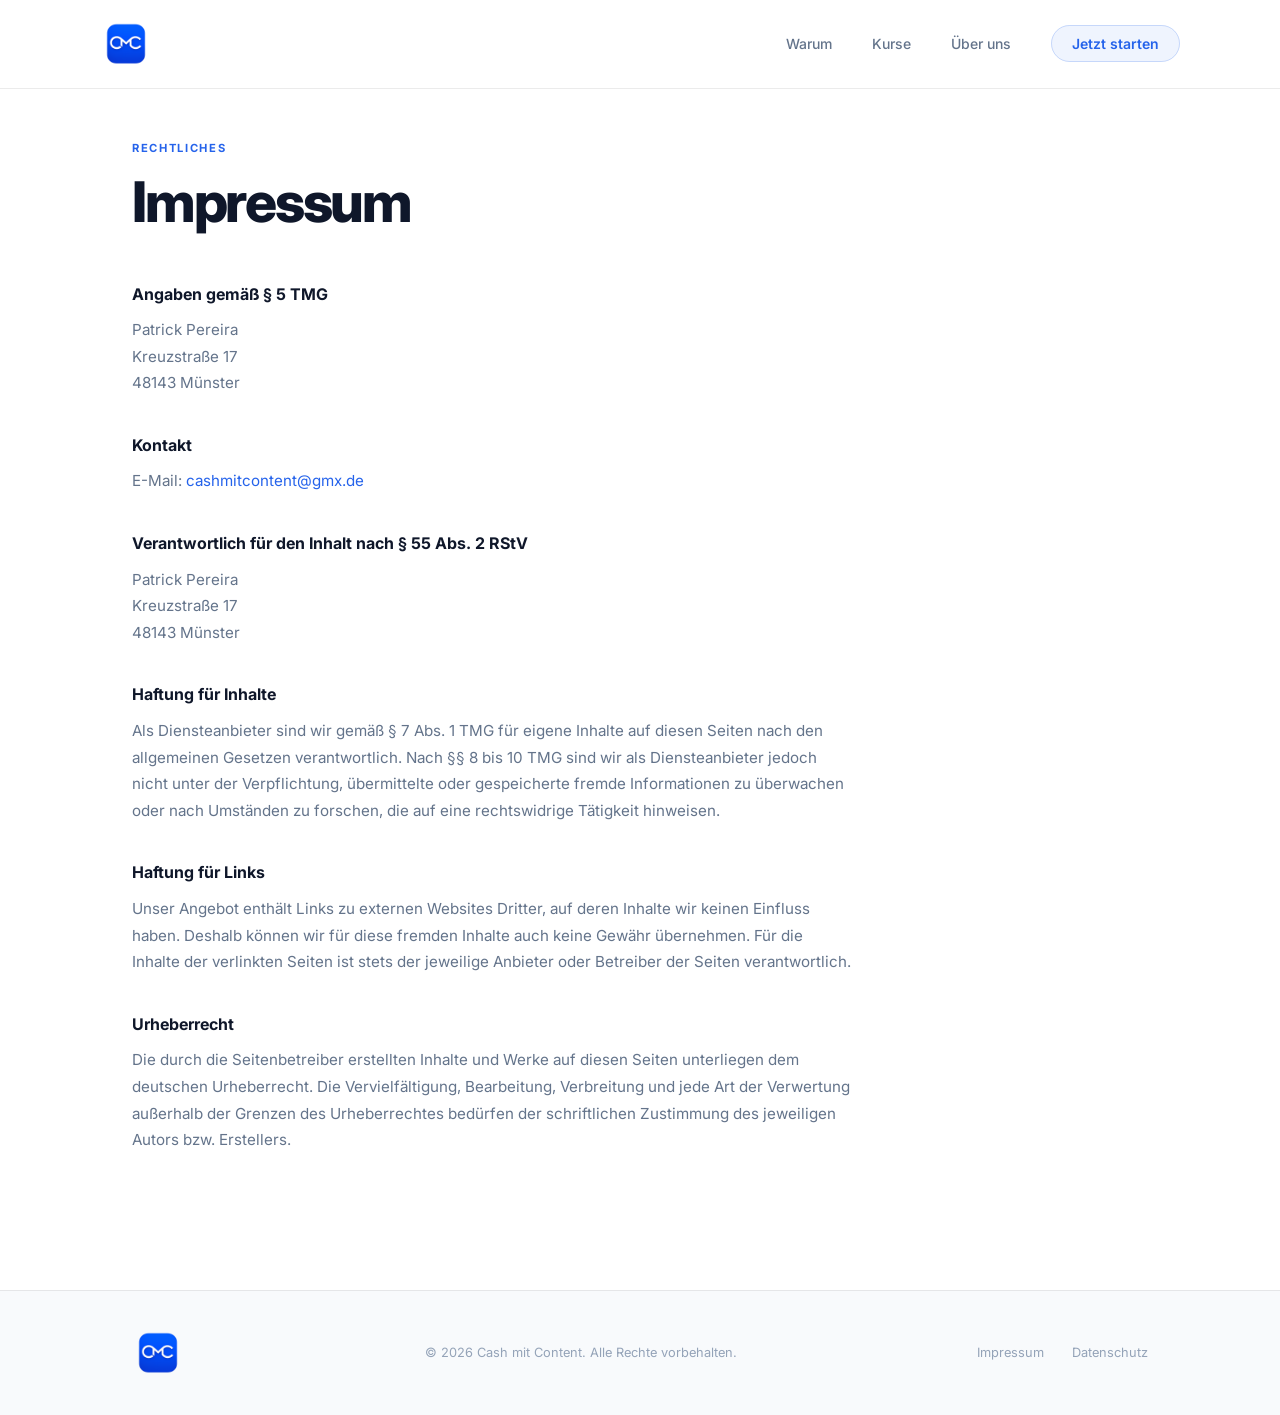
<file: impressum.html>
<!DOCTYPE html>
<html lang="de">
<head>
  <meta charset="UTF-8" />
  <meta name="viewport" content="width=device-width, initial-scale=1.0" />
  <title>Impressum – Cash mit Content</title>
  <link rel="icon" href="cmclogoneu.png" type="image/png" />
  <link rel="preconnect" href="https://fonts.googleapis.com" />
  <link href="https://fonts.googleapis.com/css2?family=Inter:wght@400;500;600;700;800;900&display=swap" rel="stylesheet" />
  <link rel="stylesheet" href="style.css" />
</head>
<body>

  <!-- NAVIGATION -->
  <nav class="nav">
    <div class="container nav-inner">
      <a href="index.html" class="logo"><img src="cmclogoneu.png" alt="Cash mit Content" class="logo-img" /></a>
      <ul class="nav-links" id="navLinks">
        <li><a href="index.html#warum">Warum</a></li>
        <li><a href="index.html#kurse">Kurse</a></li>
        <li><a href="index.html#ueber-mich">Über uns</a></li>
        <li><a href="kontakt.html" class="btn-nav">Jetzt starten</a></li>
      </ul>
      <button class="hamburger" id="hamburger" onclick="toggleMenu()" aria-label="Menü öffnen">
        <span></span><span></span><span></span>
      </button>
    </div>
  </nav>

  <!-- INHALT -->
  <section class="subpage">
    <div class="container subpage-inner">
      <div class="section-label">Rechtliches</div>
      <h1>Impressum</h1>

      <div class="legal-block">
        <h3>Angaben gemäß § 5 TMG</h3>
        <p>Patrick Pereira<br />
        Kreuzstraße 17<br />
        48143 Münster</p>
      </div>

      <div class="legal-block">
        <h3>Kontakt</h3>
        <p>E-Mail: <a href="mailto:cashmitcontent@gmx.de">cashmitcontent@gmx.de</a></p>
      </div>

      <div class="legal-block">
        <h3>Verantwortlich für den Inhalt nach § 55 Abs. 2 RStV</h3>
        <p>Patrick Pereira<br />
        Kreuzstraße 17<br />
        48143 Münster</p>
      </div>

      <div class="legal-block">
        <h3>Haftung für Inhalte</h3>
        <p>Als Diensteanbieter sind wir gemäß § 7 Abs. 1 TMG für eigene Inhalte auf diesen Seiten nach den allgemeinen Gesetzen verantwortlich. Nach §§ 8 bis 10 TMG sind wir als Diensteanbieter jedoch nicht unter der Verpflichtung, übermittelte oder gespeicherte fremde Informationen zu überwachen oder nach Umständen zu forschen, die auf eine rechtswidrige Tätigkeit hinweisen.</p>
      </div>

      <div class="legal-block">
        <h3>Haftung für Links</h3>
        <p>Unser Angebot enthält Links zu externen Websites Dritter, auf deren Inhalte wir keinen Einfluss haben. Deshalb können wir für diese fremden Inhalte auch keine Gewähr übernehmen. Für die Inhalte der verlinkten Seiten ist stets der jeweilige Anbieter oder Betreiber der Seiten verantwortlich.</p>
      </div>

      <div class="legal-block">
        <h3>Urheberrecht</h3>
        <p>Die durch die Seitenbetreiber erstellten Inhalte und Werke auf diesen Seiten unterliegen dem deutschen Urheberrecht. Die Vervielfältigung, Bearbeitung, Verbreitung und jede Art der Verwertung außerhalb der Grenzen des Urheberrechtes bedürfen der schriftlichen Zustimmung des jeweiligen Autors bzw. Erstellers.</p>
      </div>
    </div>
  </section>

  <!-- FOOTER -->
  <footer class="footer">
    <div class="container footer-inner">
      <div class="logo"><img src="cmclogoneu.png" alt="Cash mit Content" class="logo-img" /></div>
      <p>© 2026 Cash mit Content. Alle Rechte vorbehalten.</p>
      <div class="footer-links">
        <a href="impressum.html">Impressum</a>
        <a href="datenschutz.html">Datenschutz</a>
      </div>
    </div>
  </footer>

  <script src="main.js"></script>
</body>
</html>
</file>
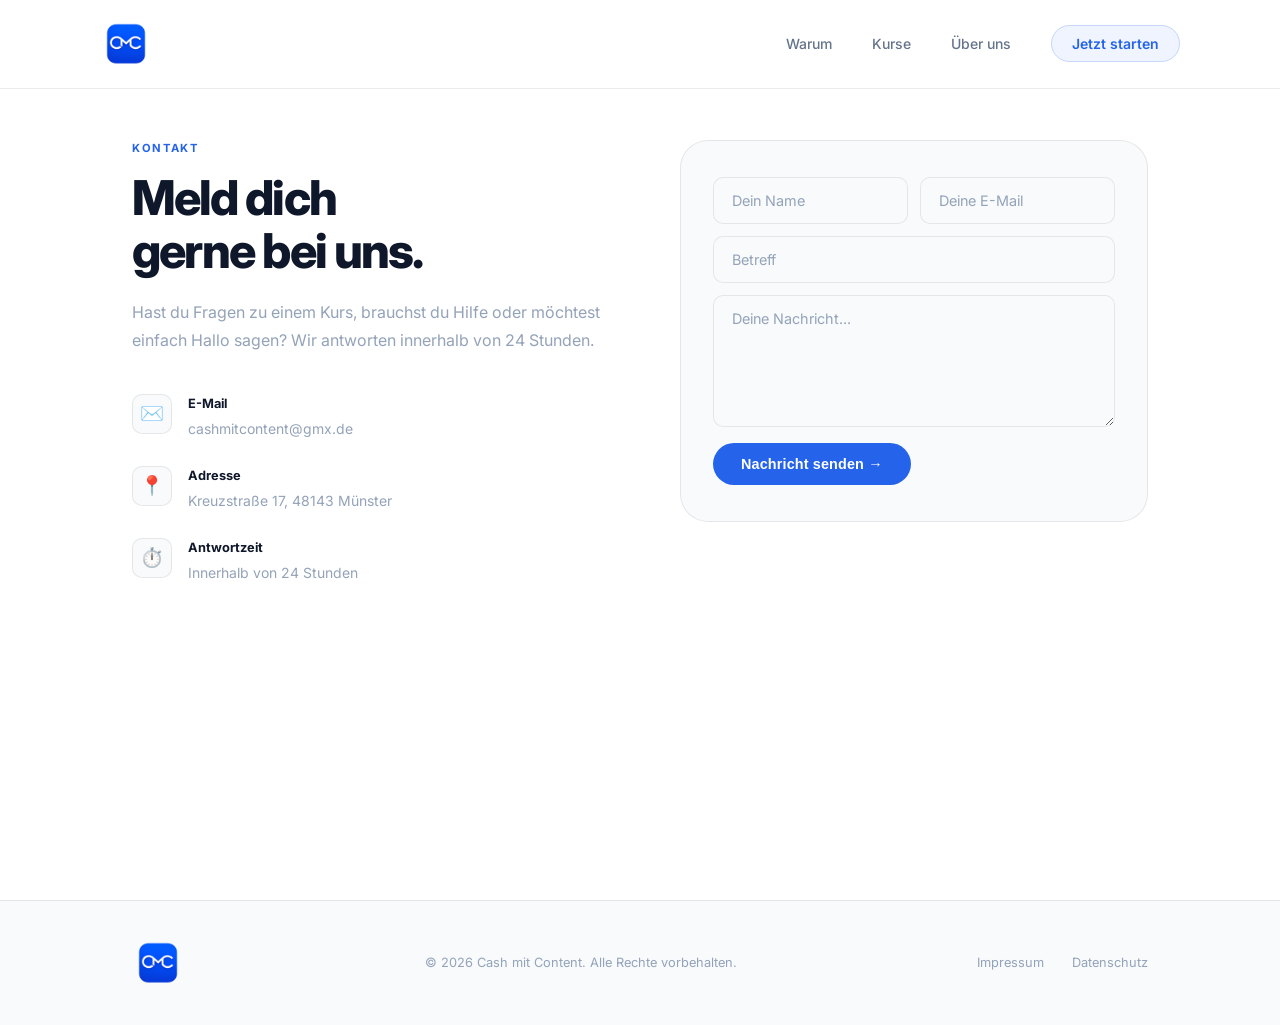
<file: kontakt.html>
<!DOCTYPE html>
<html lang="de">
<head>
  <meta charset="UTF-8" />
  <meta name="viewport" content="width=device-width, initial-scale=1.0" />
  <title>Kontakt – Cash mit Content</title>
  <link rel="icon" href="cmclogoneu.png" type="image/png" />
  <link rel="preconnect" href="https://fonts.googleapis.com" />
  <link href="https://fonts.googleapis.com/css2?family=Inter:wght@400;500;600;700;800;900&display=swap" rel="stylesheet" />
  <link rel="stylesheet" href="style.css" />
</head>
<body>

  <!-- NAVIGATION -->
  <nav class="nav">
    <div class="container nav-inner">
      <a href="index.html" class="logo"><img src="cmclogoneu.png" alt="Cash mit Content" class="logo-img" /></a>
      <ul class="nav-links" id="navLinks">
        <li><a href="index.html#warum">Warum</a></li>
        <li><a href="index.html#kurse">Kurse</a></li>
        <li><a href="index.html#ueber-mich">Über uns</a></li>
        <li><a href="kontakt.html" class="btn-nav">Jetzt starten</a></li>
      </ul>
      <button class="hamburger" id="hamburger" onclick="toggleMenu()" aria-label="Menü öffnen">
        <span></span><span></span><span></span>
      </button>
    </div>
  </nav>

  <!-- INHALT -->
  <section class="subpage">
    <div class="container subpage-inner">
      <div class="kontakt-page">

        <div class="kontakt-page-left">
          <div class="section-label">Kontakt</div>
          <h1>Meld dich<br />gerne bei uns.</h1>
          <p>Hast du Fragen zu einem Kurs, brauchst du Hilfe oder möchtest einfach Hallo sagen? Wir antworten innerhalb von 24 Stunden.</p>

          <div class="kontakt-infos">
            <div class="kontakt-info-item">
              <div class="kontakt-info-icon">✉️</div>
              <div>
                <strong>E-Mail</strong>
                <a href="mailto:cashmitcontent@gmx.de">cashmitcontent@gmx.de</a>
              </div>
            </div>
            <div class="kontakt-info-item">
              <div class="kontakt-info-icon">📍</div>
              <div>
                <strong>Adresse</strong>
                <span>Kreuzstraße 17, 48143 Münster</span>
              </div>
            </div>
            <div class="kontakt-info-item">
              <div class="kontakt-info-icon">⏱️</div>
              <div>
                <strong>Antwortzeit</strong>
                <span>Innerhalb von 24 Stunden</span>
              </div>
            </div>
          </div>
        </div>

        <div class="kontakt-page-right">
          <form class="kontakt-form kontakt-form-lg" id="kontaktForm">
            <div class="form-row">
              <input type="text" placeholder="Dein Name" required />
              <input type="email" placeholder="Deine E-Mail" required />
            </div>
            <input type="text" placeholder="Betreff" />
            <textarea placeholder="Deine Nachricht..." rows="6" required></textarea>
            <button type="submit" class="btn-primary">Nachricht senden →</button>
          </form>
        </div>

      </div>
    </div>
  </section>

  <!-- FOOTER -->
  <footer class="footer">
    <div class="container footer-inner">
      <div class="logo"><img src="cmclogoneu.png" alt="Cash mit Content" class="logo-img" /></div>
      <p>© 2026 Cash mit Content. Alle Rechte vorbehalten.</p>
      <div class="footer-links">
        <a href="impressum.html">Impressum</a>
        <a href="datenschutz.html">Datenschutz</a>
      </div>
    </div>
  </footer>

  <script src="main.js"></script>
</body>
</html>
</file>
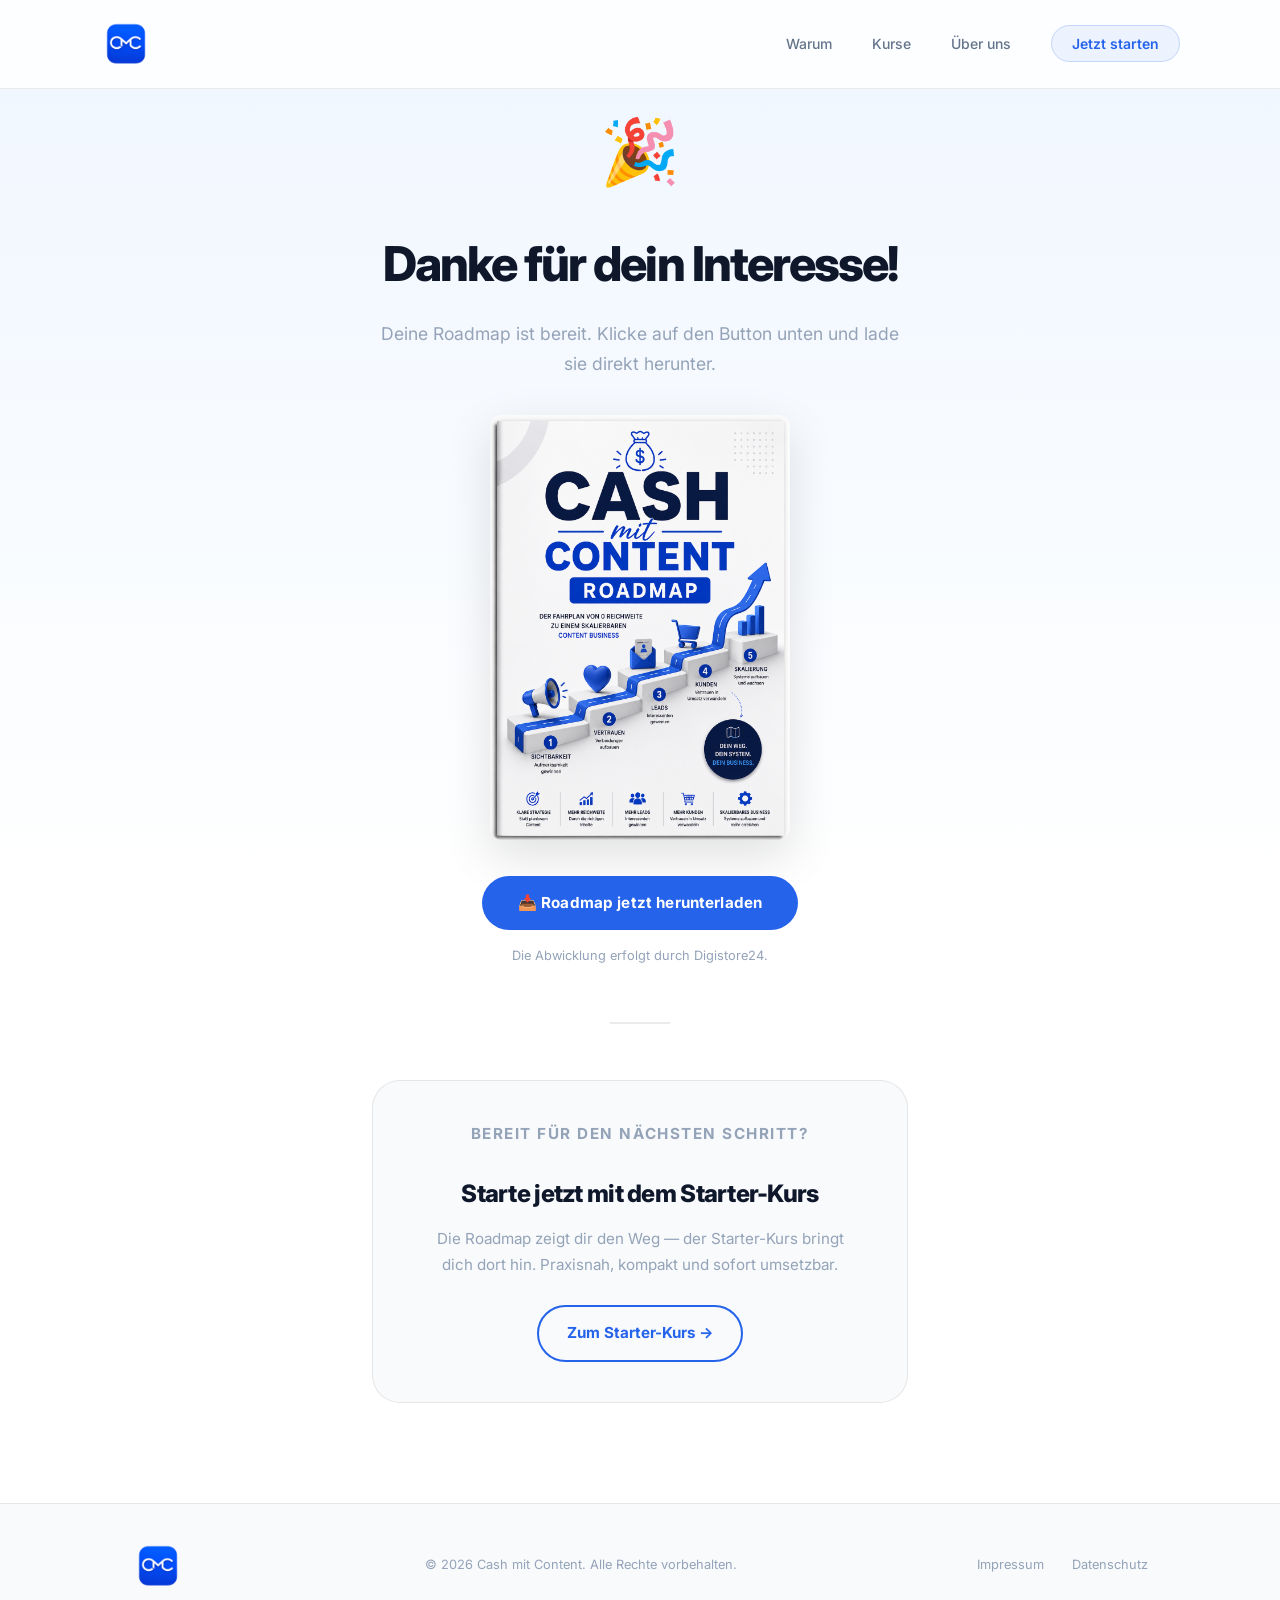
<file: roadmap.html>
<!DOCTYPE html>
<html lang="de">
<head>
  <meta charset="UTF-8" />
  <meta name="viewport" content="width=device-width, initial-scale=1.0" />
  <title>Danke – Cash mit Content</title>
  <link rel="icon" href="cmclogoneu.png" type="image/png" />
  <link rel="preconnect" href="https://fonts.googleapis.com" />
  <link href="https://fonts.googleapis.com/css2?family=Inter:wght@400;500;600;700;800;900&display=swap" rel="stylesheet" />
  <link rel="stylesheet" href="style.css" />
</head>
<body>

  <!-- NAVIGATION -->
  <nav class="nav">
    <div class="container nav-inner">
      <a href="index.html" class="logo"><img src="cmclogoneu.png" alt="Cash mit Content" class="logo-img" /></a>
      <ul class="nav-links" id="navLinks">
        <li><a href="index.html#warum">Warum</a></li>
        <li><a href="index.html#kurse">Kurse</a></li>
        <li><a href="index.html#ueber-mich">Über uns</a></li>
        <li><a href="https://www.digistore24.com/product/691350" target="_blank" class="btn-nav">Jetzt starten</a></li>
      </ul>
      <button class="hamburger" id="hamburger" onclick="toggleMenu()" aria-label="Menü öffnen">
        <span></span><span></span><span></span>
      </button>
    </div>
  </nav>

  <!-- DANKE SEITE -->
  <section class="danke-section">
    <div class="container danke-inner">

      <div class="danke-icon">🎉</div>
      <h1>Danke für dein Interesse!</h1>
      <p class="danke-sub">Deine Roadmap ist bereit. Klicke auf den Button unten und lade sie direkt herunter.</p>

      <img src="RoadmapCover.png" alt="Cash mit Content Roadmap Cover" class="roadmap-cover" />

      <a href="Cash_mit_Content_Roadmap.pdf" download class="btn-primary btn-large danke-btn">
        📥 Roadmap jetzt herunterladen
      </a>

      <p class="digistore-hinweis">Die Abwicklung erfolgt durch Digistore24.</p>

      <div class="danke-divider"></div>

      <div class="danke-next">
        <p class="danke-next-label">Bereit für den nächsten Schritt?</p>
        <h2>Starte jetzt mit dem Starter-Kurs</h2>
        <p>Die Roadmap zeigt dir den Weg — der Starter-Kurs bringt dich dort hin. Praxisnah, kompakt und sofort umsetzbar.</p>
        <a href="starter.html" class="btn-secondary">Zum Starter-Kurs →</a>
      </div>

    </div>
  </section>

  <!-- FOOTER -->
  <footer class="footer">
    <div class="container footer-inner">
      <div class="logo"><img src="cmclogoneu.png" alt="Cash mit Content" class="logo-img" /></div>
      <p>© 2026 Cash mit Content. Alle Rechte vorbehalten.</p>
      <div class="footer-links">
        <a href="impressum.html">Impressum</a>
        <a href="datenschutz.html">Datenschutz</a>
      </div>
    </div>
  </footer>

  <script src="main.js"></script>
</body>
</html>
</file>
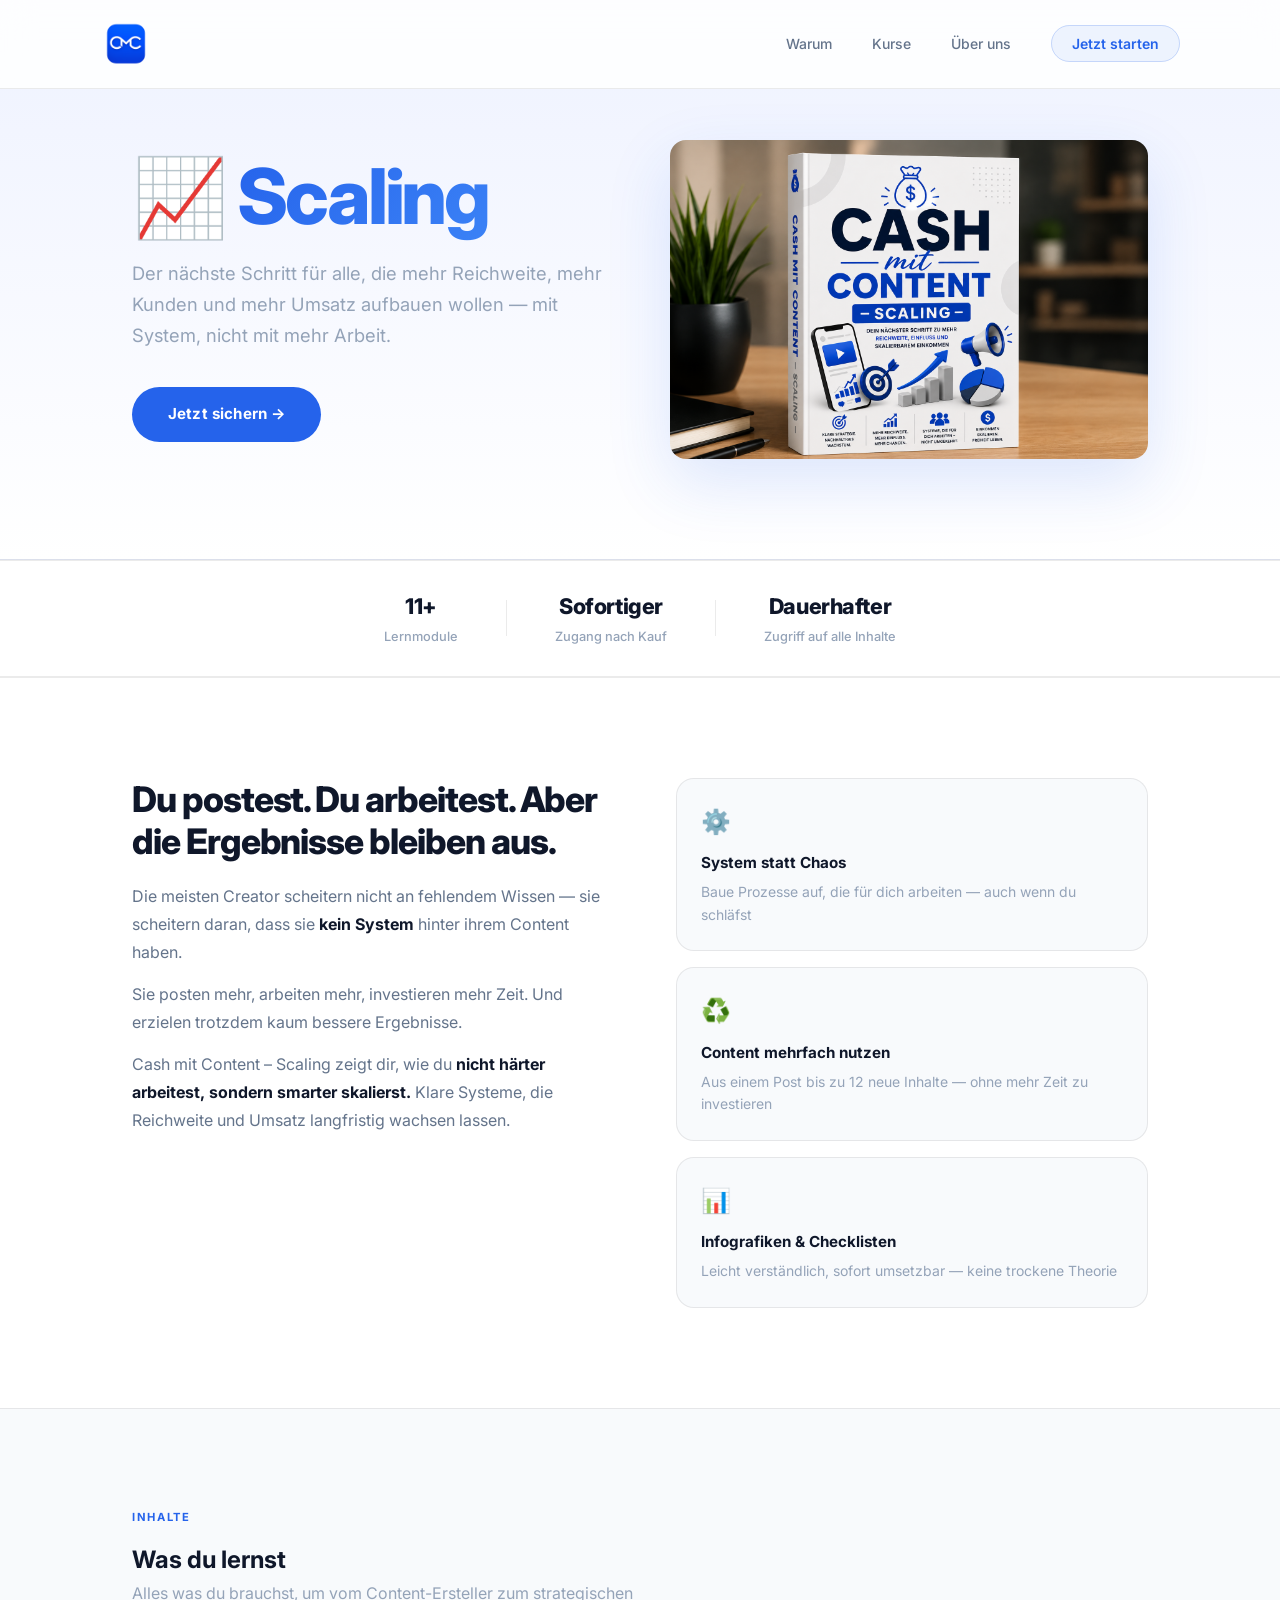
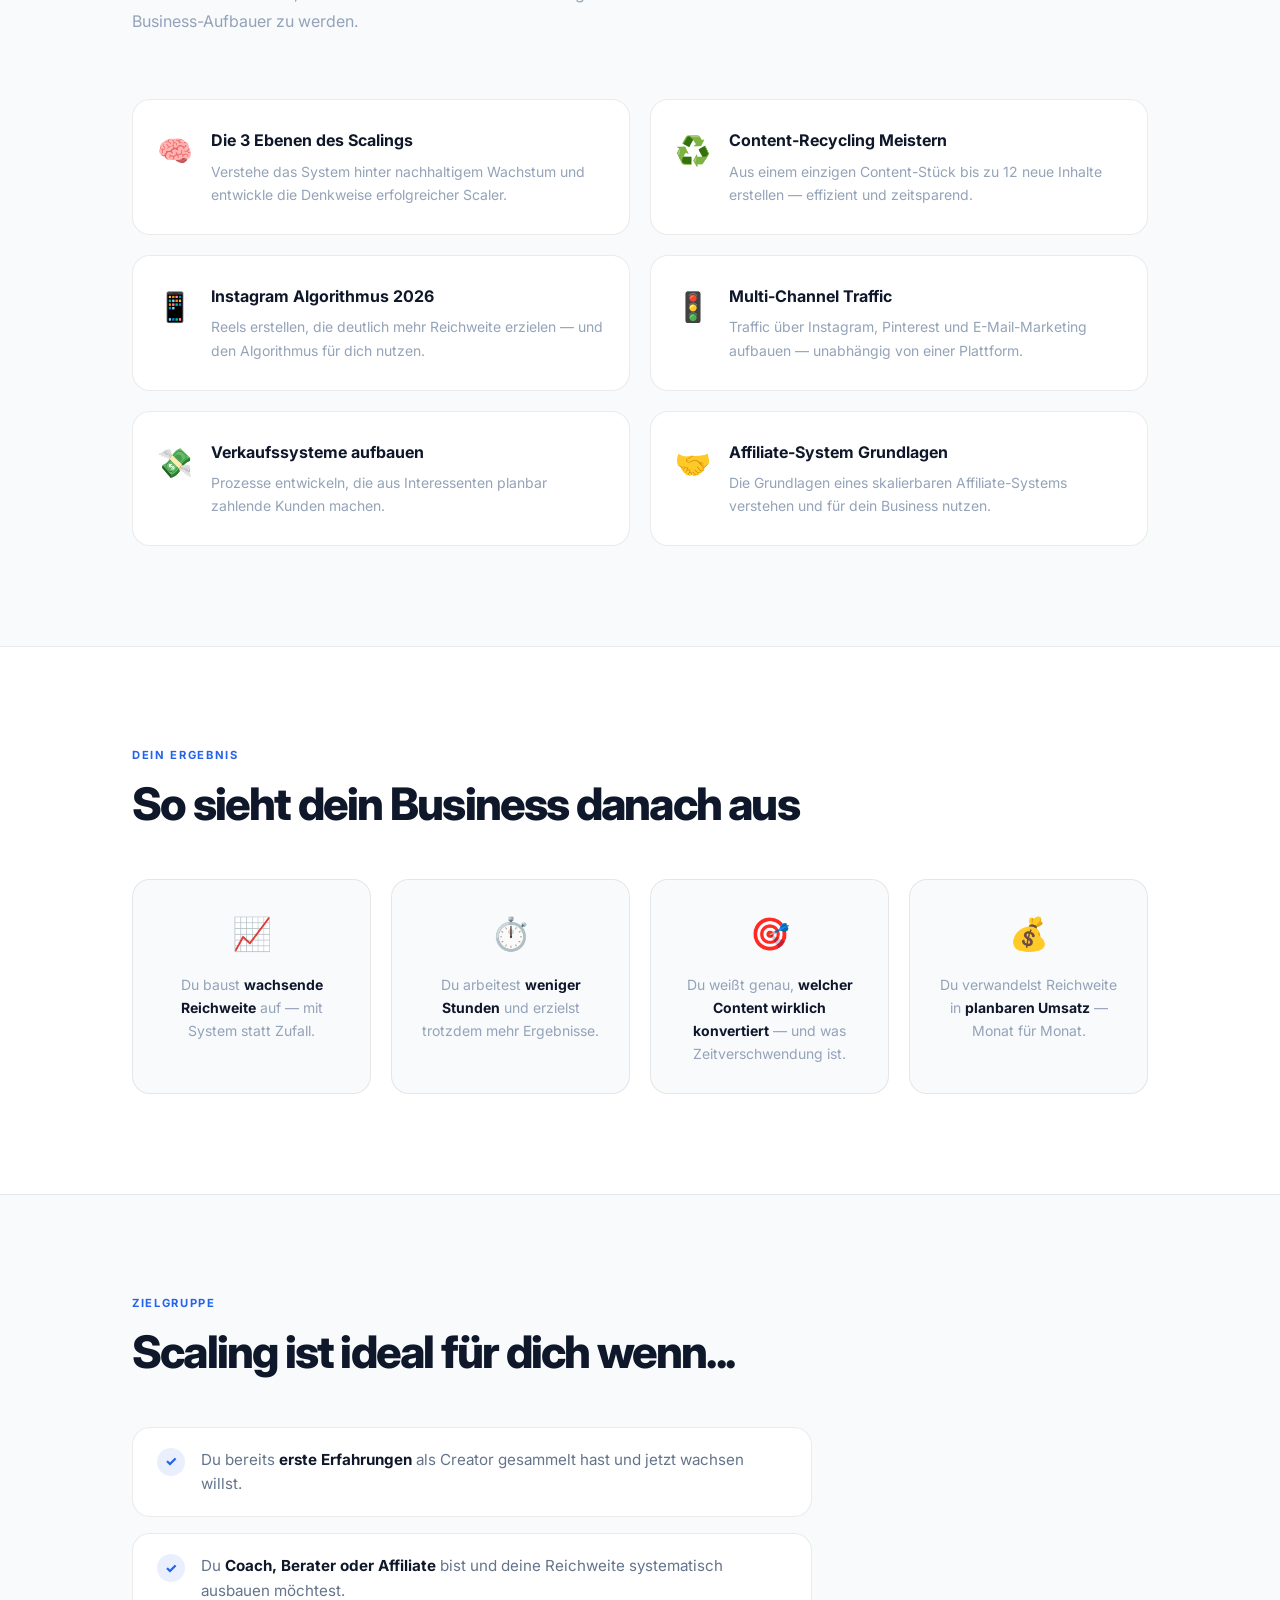
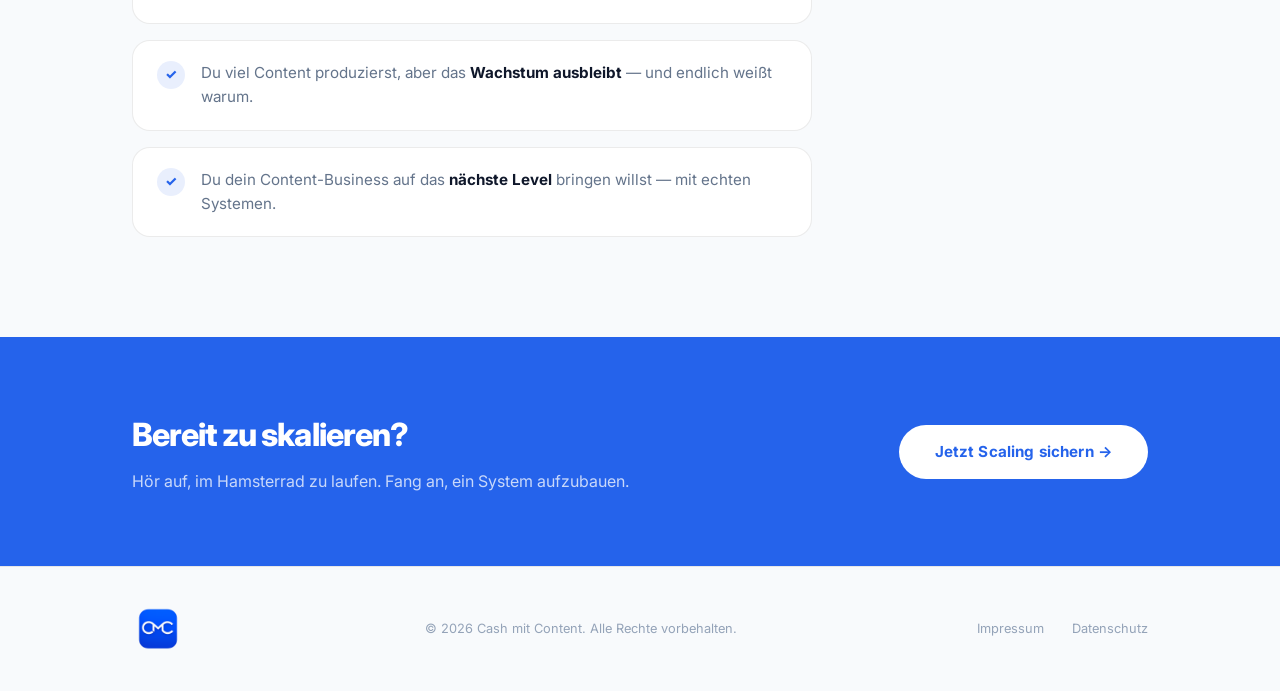
<file: scaling.html>
<!DOCTYPE html>
<html lang="de">
<head>
  <meta charset="UTF-8" />
  <meta name="viewport" content="width=device-width, initial-scale=1.0" />
  <title>Cash mit Content Scaling – Mehr Reichweite. Mehr Systeme. Mehr Umsatz.</title>
  <link rel="icon" href="cmclogoneu.png" type="image/png" />
  <link rel="preconnect" href="https://fonts.googleapis.com" />
  <link href="https://fonts.googleapis.com/css2?family=Inter:wght@400;500;600;700;800;900&display=swap" rel="stylesheet" />
  <link rel="stylesheet" href="style.css" />
  <link rel="stylesheet" href="kurs.css" />
</head>
<body>

  <!-- NAVIGATION -->
  <nav class="nav">
    <div class="container nav-inner">
      <a href="index.html" class="logo"><img src="cmclogoneu.png" alt="Cash mit Content" class="logo-img" /></a>
      <ul class="nav-links" id="navLinks">
        <li><a href="index.html#warum">Warum</a></li>
        <li><a href="index.html#kurse">Kurse</a></li>
        <li><a href="index.html#ueber-mich">Über uns</a></li>
        <li><a href="https://www.digistore24.com/product/697500" target="_blank" class="btn-nav">Jetzt starten</a></li>
      </ul>
      <button class="hamburger" id="hamburger" onclick="toggleMenu()" aria-label="Menü öffnen">
        <span></span><span></span><span></span>
      </button>
    </div>
  </nav>

  <!-- HERO -->
  <section class="kurs-hero kurs-hero-split kurs-hero-scaling">
    <div class="container kurs-hero-inner kurs-hero-inner-split">
      <div class="kurs-hero-text">
        <h1>📈 <span class="highlight">Scaling</span></h1>
        <p class="kurs-hero-sub">Der nächste Schritt für alle, die mehr Reichweite, mehr Kunden und mehr Umsatz aufbauen wollen — mit System, nicht mit mehr Arbeit.</p>
        <a href="https://www.digistore24.com/product/697500" target="_blank" class="btn-primary btn-large">Jetzt sichern →</a>
      </div>
      <div class="kurs-hero-mockup">
        <img src="scalingmockup1.png" alt="Scaling Kurs Mockup" class="kurs-mockup-img" />
      </div>
    </div>
  </section>

  <!-- ZAHLEN BANNER -->
  <div class="kurs-zahlen-banner">
    <div class="container kurs-zahlen-inner">
      <div class="kurs-zahl-item">
        <strong>11+</strong>
        <span>Lernmodule</span>
      </div>
      <div class="kurs-zahlen-divider"></div>
      <div class="kurs-zahl-item">
        <strong>Sofortiger</strong>
        <span>Zugang nach Kauf</span>
      </div>
      <div class="kurs-zahlen-divider"></div>
      <div class="kurs-zahl-item">
        <strong>Dauerhafter</strong>
        <span>Zugriff auf alle Inhalte</span>
      </div>
    </div>
  </div>

  <!-- INTRO -->
  <section class="kurs-section kurs-intro">
    <div class="container kurs-intro-inner reveal">
      <div class="kurs-intro-text">
        <h2>Du postest. Du arbeitest. Aber die Ergebnisse bleiben aus.</h2>
        <p>Die meisten Creator scheitern nicht an fehlendem Wissen — sie scheitern daran, dass sie <strong>kein System</strong> hinter ihrem Content haben.</p>
        <p>Sie posten mehr, arbeiten mehr, investieren mehr Zeit. Und erzielen trotzdem kaum bessere Ergebnisse.</p>
        <p>Cash mit Content – Scaling zeigt dir, wie du <strong>nicht härter arbeitest, sondern smarter skalierst.</strong> Klare Systeme, die Reichweite und Umsatz langfristig wachsen lassen.</p>
      </div>
      <div class="kurs-intro-visual">
        <div class="kurs-visual-card">
          <div class="kurs-visual-icon">⚙️</div>
          <strong>System statt Chaos</strong>
          <span>Baue Prozesse auf, die für dich arbeiten — auch wenn du schläfst</span>
        </div>
        <div class="kurs-visual-card">
          <div class="kurs-visual-icon">♻️</div>
          <strong>Content mehrfach nutzen</strong>
          <span>Aus einem Post bis zu 12 neue Inhalte — ohne mehr Zeit zu investieren</span>
        </div>
        <div class="kurs-visual-card">
          <div class="kurs-visual-icon">📊</div>
          <strong>Infografiken & Checklisten</strong>
          <span>Leicht verständlich, sofort umsetzbar — keine trockene Theorie</span>
        </div>
      </div>
    </div>
  </section>

  <!-- WAS DU LERNST -->
  <section class="kurs-section kurs-inhalte">
    <div class="container reveal">
      <div class="section-label">Inhalte</div>
      <h2>Was du lernst</h2>
      <p class="section-sub">Alles was du brauchst, um vom Content-Ersteller zum strategischen Business-Aufbauer zu werden.</p>
      <div class="kurs-inhalte-grid">
        <div class="kurs-inhalt-item">
          <div class="kurs-inhalt-icon">🧠</div>
          <div>
            <strong>Die 3 Ebenen des Scalings</strong>
            <p>Verstehe das System hinter nachhaltigem Wachstum und entwickle die Denkweise erfolgreicher Scaler.</p>
          </div>
        </div>
        <div class="kurs-inhalt-item">
          <div class="kurs-inhalt-icon">♻️</div>
          <div>
            <strong>Content-Recycling Meistern</strong>
            <p>Aus einem einzigen Content-Stück bis zu 12 neue Inhalte erstellen — effizient und zeitsparend.</p>
          </div>
        </div>
        <div class="kurs-inhalt-item">
          <div class="kurs-inhalt-icon">📱</div>
          <div>
            <strong>Instagram Algorithmus 2026</strong>
            <p>Reels erstellen, die deutlich mehr Reichweite erzielen — und den Algorithmus für dich nutzen.</p>
          </div>
        </div>
        <div class="kurs-inhalt-item">
          <div class="kurs-inhalt-icon">🚦</div>
          <div>
            <strong>Multi-Channel Traffic</strong>
            <p>Traffic über Instagram, Pinterest und E-Mail-Marketing aufbauen — unabhängig von einer Plattform.</p>
          </div>
        </div>
        <div class="kurs-inhalt-item">
          <div class="kurs-inhalt-icon">💸</div>
          <div>
            <strong>Verkaufssysteme aufbauen</strong>
            <p>Prozesse entwickeln, die aus Interessenten planbar zahlende Kunden machen.</p>
          </div>
        </div>
        <div class="kurs-inhalt-item">
          <div class="kurs-inhalt-icon">🤝</div>
          <div>
            <strong>Affiliate-System Grundlagen</strong>
            <p>Die Grundlagen eines skalierbaren Affiliate-Systems verstehen und für dein Business nutzen.</p>
          </div>
        </div>
      </div>
    </div>
  </section>

  <!-- ERGEBNIS -->
  <section class="kurs-section kurs-ergebnis">
    <div class="container reveal">
      <div class="section-label">Dein Ergebnis</div>
      <h2>So sieht dein Business danach aus</h2>
      <div class="kurs-ergebnis-grid">
        <div class="kurs-ergebnis-item">
          <span>📈</span>
          <p>Du baust <strong>wachsende Reichweite</strong> auf — mit System statt Zufall.</p>
        </div>
        <div class="kurs-ergebnis-item">
          <span>⏱️</span>
          <p>Du arbeitest <strong>weniger Stunden</strong> und erzielst trotzdem mehr Ergebnisse.</p>
        </div>
        <div class="kurs-ergebnis-item">
          <span>🎯</span>
          <p>Du weißt genau, <strong>welcher Content wirklich konvertiert</strong> — und was Zeitverschwendung ist.</p>
        </div>
        <div class="kurs-ergebnis-item">
          <span>💰</span>
          <p>Du verwandelst Reichweite in <strong>planbaren Umsatz</strong> — Monat für Monat.</p>
        </div>
      </div>
    </div>
  </section>

  <!-- FÜR WEN -->
  <section class="kurs-section kurs-fuerwen">
    <div class="container reveal">
      <div class="section-label">Zielgruppe</div>
      <h2>Scaling ist ideal für dich wenn...</h2>
      <div class="fuerwen-list">
        <div class="fuerwen-item">
          <div class="fuerwen-check">✓</div>
          <p>Du bereits <strong>erste Erfahrungen</strong> als Creator gesammelt hast und jetzt wachsen willst.</p>
        </div>
        <div class="fuerwen-item">
          <div class="fuerwen-check">✓</div>
          <p>Du <strong>Coach, Berater oder Affiliate</strong> bist und deine Reichweite systematisch ausbauen möchtest.</p>
        </div>
        <div class="fuerwen-item">
          <div class="fuerwen-check">✓</div>
          <p>Du viel Content produzierst, aber das <strong>Wachstum ausbleibt</strong> — und endlich weißt warum.</p>
        </div>
        <div class="fuerwen-item">
          <div class="fuerwen-check">✓</div>
          <p>Du dein Content-Business auf das <strong>nächste Level</strong> bringen willst — mit echten Systemen.</p>
        </div>
      </div>
    </div>
  </section>

  <!-- ZWEITER CTA -->
  <section class="kurs-mid-cta">
    <div class="container kurs-mid-cta-inner reveal">
      <div class="kurs-mid-cta-text">
        <h2>Bereit zu skalieren?</h2>
        <p>Hör auf, im Hamsterrad zu laufen. Fang an, ein System aufzubauen.</p>
      </div>
      <a href="https://www.digistore24.com/product/697500" target="_blank" class="btn-primary btn-large">Jetzt Scaling sichern →</a>
    </div>
  </section>


  <!-- FOOTER -->
  <footer class="footer">
    <div class="container footer-inner">
      <div class="logo"><img src="cmclogoneu.png" alt="Cash mit Content" class="logo-img" /></div>
      <p>© 2026 Cash mit Content. Alle Rechte vorbehalten.</p>
      <div class="footer-links">
        <a href="impressum.html">Impressum</a>
        <a href="datenschutz.html">Datenschutz</a>
      </div>
    </div>
  </footer>

  <script src="main.js"></script>
</body>
</html>
</file>
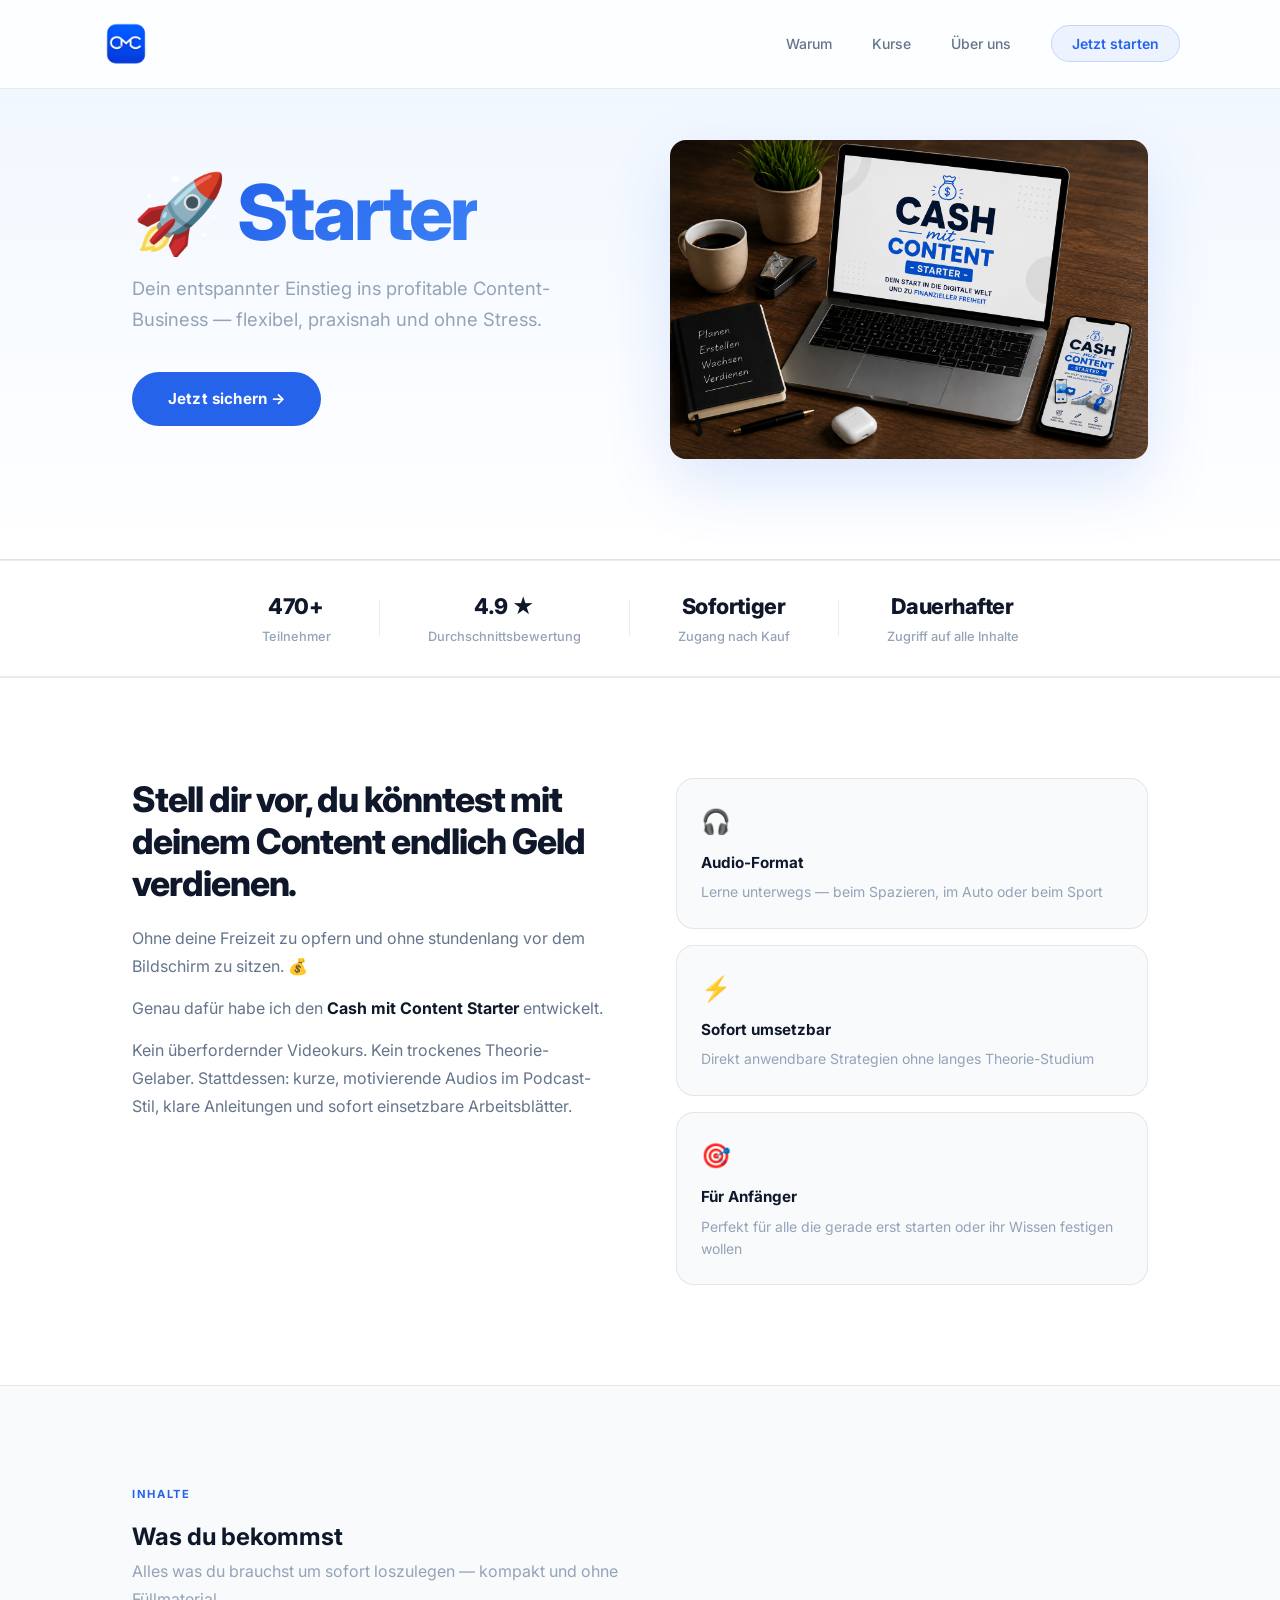
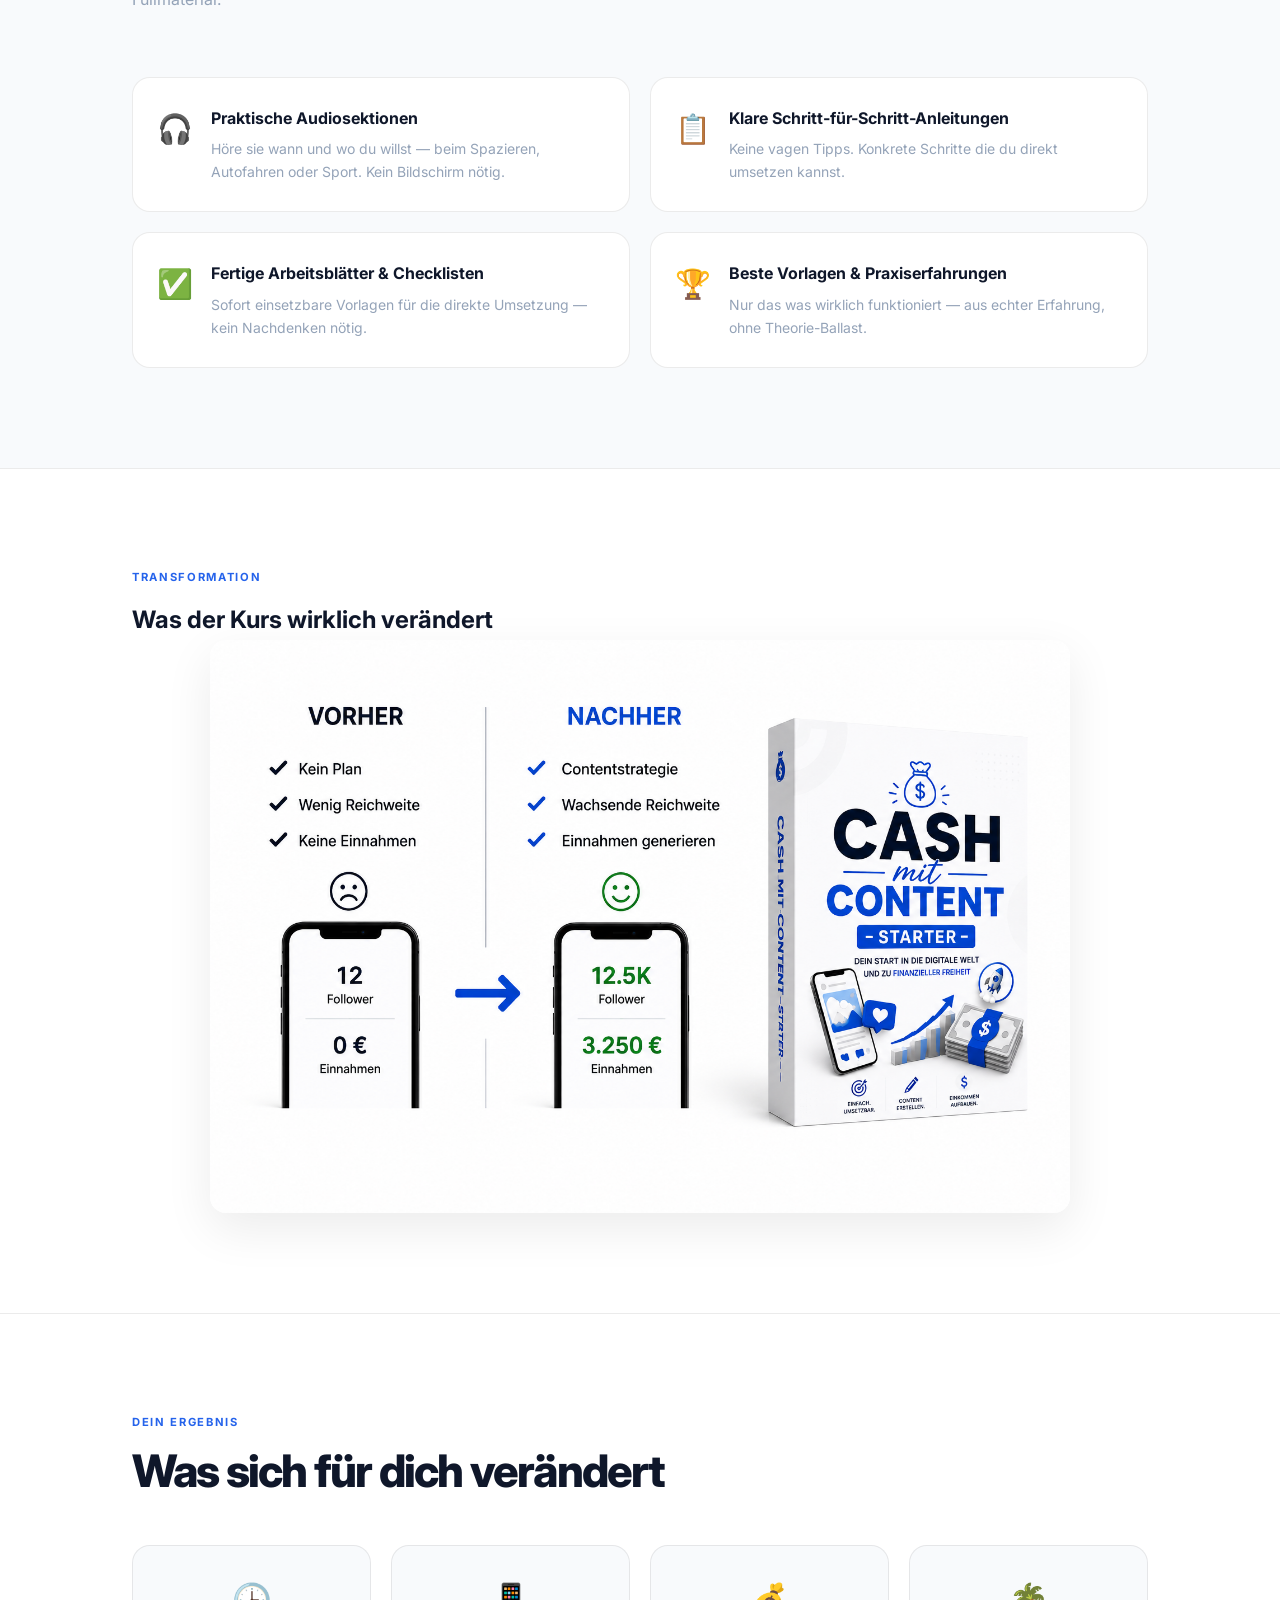
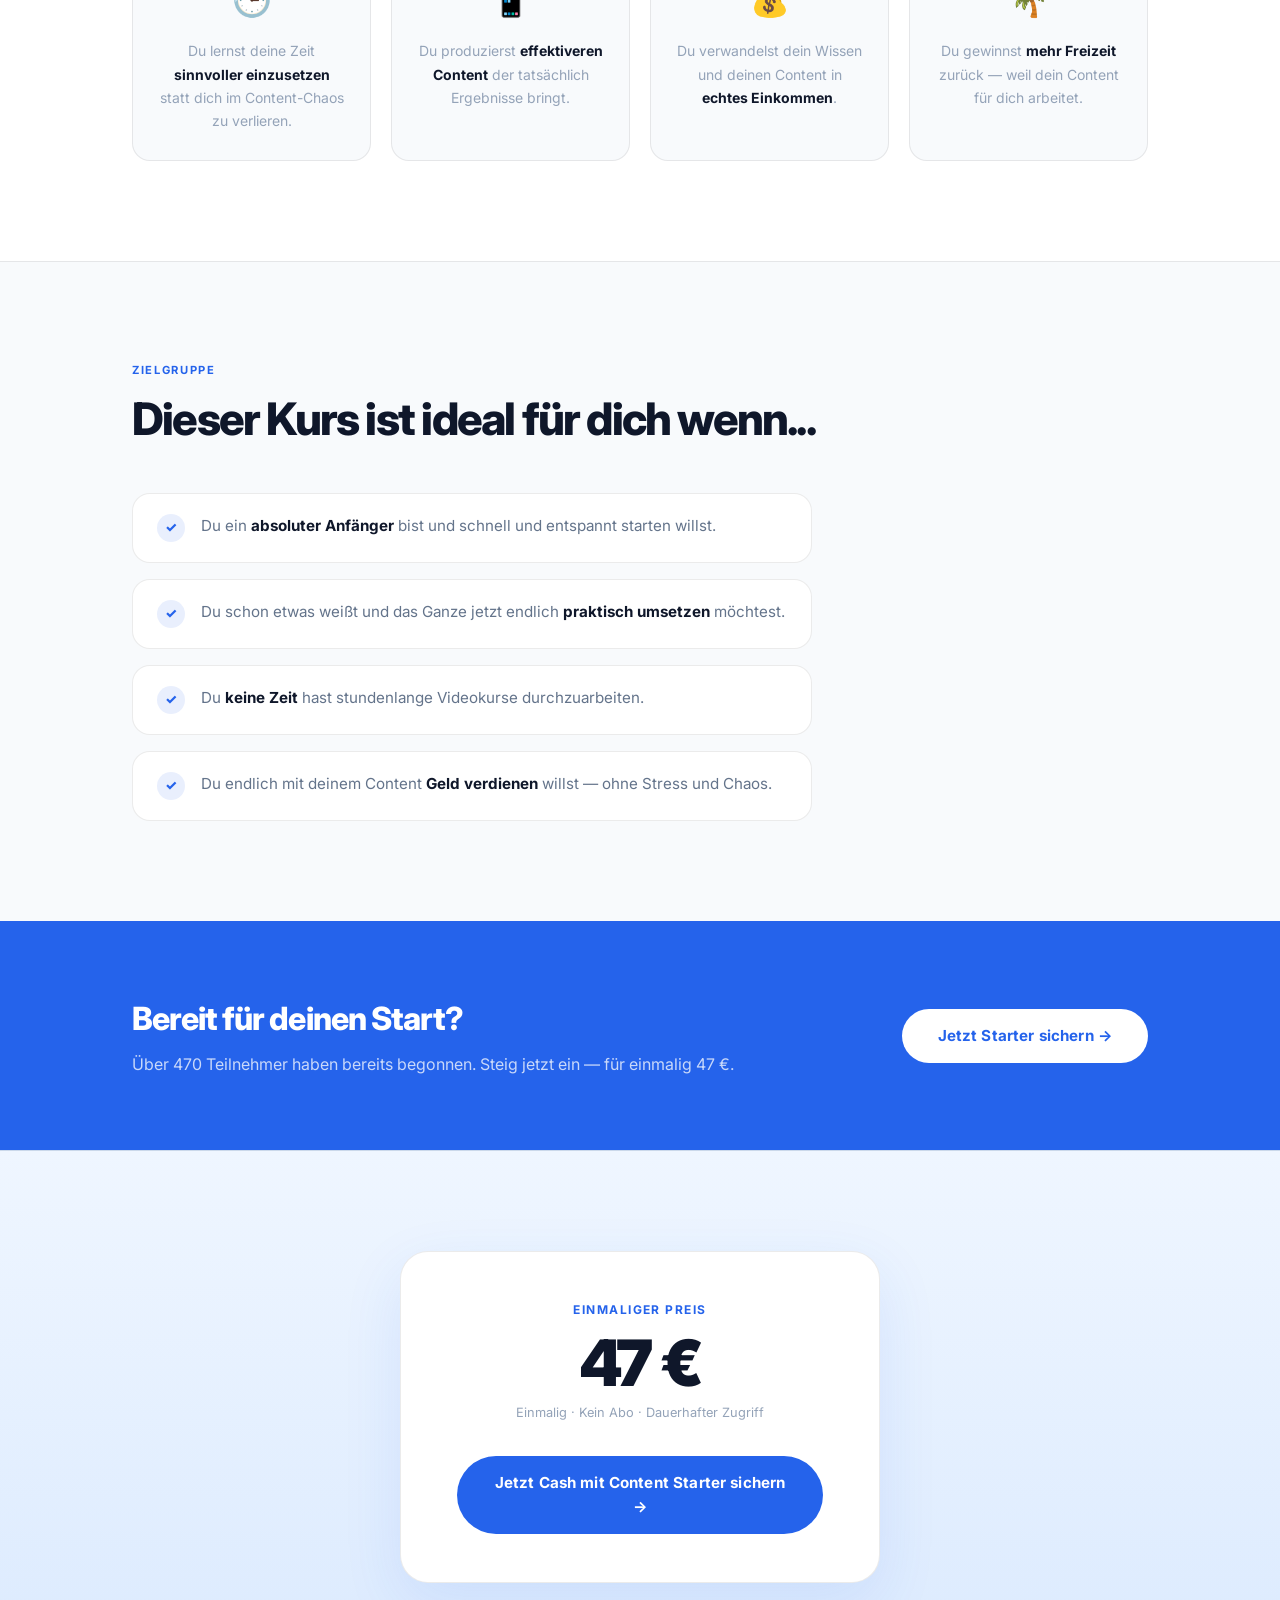
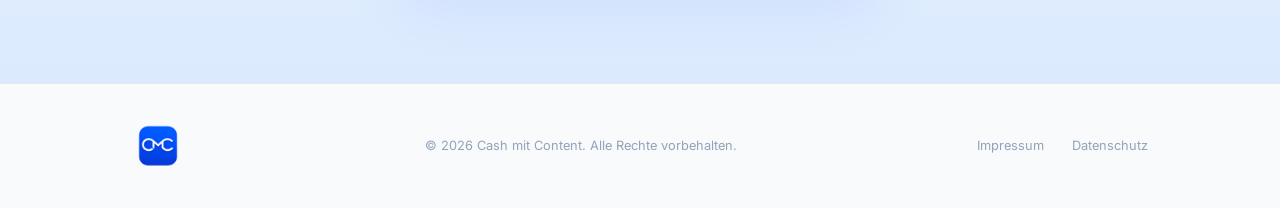
<file: starter.html>
<!DOCTYPE html>
<html lang="de">
<head>
  <meta charset="UTF-8" />
  <meta name="viewport" content="width=device-width, initial-scale=1.0" />
  <title>Cash mit Content Starter – Dein Einstieg ins Content-Business</title>
  <link rel="icon" href="cmclogoneu.png" type="image/png" />
  <link rel="preconnect" href="https://fonts.googleapis.com" />
  <link href="https://fonts.googleapis.com/css2?family=Inter:wght@400;500;600;700;800;900&display=swap" rel="stylesheet" />
  <link rel="stylesheet" href="style.css" />
  <link rel="stylesheet" href="kurs.css" />
</head>
<body>

  <!-- NAVIGATION -->
  <nav class="nav">
    <div class="container nav-inner">
      <a href="index.html" class="logo"><img src="cmclogoneu.png" alt="Cash mit Content" class="logo-img" /></a>
      <ul class="nav-links" id="navLinks">
        <li><a href="index.html#warum">Warum</a></li>
        <li><a href="index.html#kurse">Kurse</a></li>
        <li><a href="index.html#ueber-mich">Über uns</a></li>
        <li><a href="https://www.digistore24.com/product/691350" target="_blank" class="btn-nav">Jetzt starten</a></li>
      </ul>
      <button class="hamburger" id="hamburger" onclick="toggleMenu()" aria-label="Menü öffnen">
        <span></span><span></span><span></span>
      </button>
    </div>
  </nav>

  <!-- HERO -->
  <section class="kurs-hero kurs-hero-split">
    <div class="container kurs-hero-inner kurs-hero-inner-split">
      <div class="kurs-hero-text">
<h1>🚀 <span class="highlight">Starter</span></h1>
        <p class="kurs-hero-sub">Dein entspannter Einstieg ins profitable Content-Business — flexibel, praxisnah und ohne Stress.</p>
        <a href="https://www.digistore24.com/product/691350" target="_blank" class="btn-primary btn-large">Jetzt sichern →</a>
      </div>
      <div class="kurs-hero-mockup">
        <img src="startermockup1.png" alt="Starter Kurs Mockup" class="kurs-mockup-img" />
      </div>
    </div>
  </section>

  <!-- ZAHLEN BANNER -->
  <div class="kurs-zahlen-banner">
    <div class="container kurs-zahlen-inner">
      <div class="kurs-zahl-item">
        <strong>470+</strong>
        <span>Teilnehmer</span>
      </div>
      <div class="kurs-zahlen-divider"></div>
      <div class="kurs-zahl-item">
        <strong>4.9 ★</strong>
        <span>Durchschnittsbewertung</span>
      </div>
      <div class="kurs-zahlen-divider"></div>
      <div class="kurs-zahl-item">
        <strong>Sofortiger</strong>
        <span>Zugang nach Kauf</span>
      </div>
      <div class="kurs-zahlen-divider"></div>
      <div class="kurs-zahl-item">
        <strong>Dauerhafter</strong>
        <span>Zugriff auf alle Inhalte</span>
      </div>
    </div>
  </div>

  <!-- INTRO -->
  <section class="kurs-section kurs-intro">
    <div class="container kurs-intro-inner reveal">
      <div class="kurs-intro-text">
        <h2>Stell dir vor, du könntest mit deinem Content endlich Geld verdienen.</h2>
        <p>Ohne deine Freizeit zu opfern und ohne stundenlang vor dem Bildschirm zu sitzen. 💰</p>
        <p>Genau dafür habe ich den <strong>Cash mit Content Starter</strong> entwickelt.</p>
        <p>Kein überfordernder Videokurs. Kein trockenes Theorie-Gelaber. Stattdessen: kurze, motivierende Audios im Podcast-Stil, klare Anleitungen und sofort einsetzbare Arbeitsblätter.</p>
      </div>
      <div class="kurs-intro-visual">
        <div class="kurs-visual-card">
          <div class="kurs-visual-icon">🎧</div>
          <strong>Audio-Format</strong>
          <span>Lerne unterwegs — beim Spazieren, im Auto oder beim Sport</span>
        </div>
        <div class="kurs-visual-card">
          <div class="kurs-visual-icon">⚡</div>
          <strong>Sofort umsetzbar</strong>
          <span>Direkt anwendbare Strategien ohne langes Theorie-Studium</span>
        </div>
        <div class="kurs-visual-card">
          <div class="kurs-visual-icon">🎯</div>
          <strong>Für Anfänger</strong>
          <span>Perfekt für alle die gerade erst starten oder ihr Wissen festigen wollen</span>
        </div>
      </div>
    </div>
  </section>

  <!-- WAS DU BEKOMMST -->
  <section class="kurs-section kurs-inhalte">
    <div class="container reveal">
      <div class="section-label">Inhalte</div>
      <h2>Was du bekommst</h2>
      <p class="section-sub">Alles was du brauchst um sofort loszulegen — kompakt und ohne Füllmaterial.</p>
      <div class="kurs-inhalte-grid">
        <div class="kurs-inhalt-item">
          <div class="kurs-inhalt-icon">🎧</div>
          <div>
            <strong>Praktische Audiosektionen</strong>
            <p>Höre sie wann und wo du willst — beim Spazieren, Autofahren oder Sport. Kein Bildschirm nötig.</p>
          </div>
        </div>
        <div class="kurs-inhalt-item">
          <div class="kurs-inhalt-icon">📋</div>
          <div>
            <strong>Klare Schritt-für-Schritt-Anleitungen</strong>
            <p>Keine vagen Tipps. Konkrete Schritte die du direkt umsetzen kannst.</p>
          </div>
        </div>
        <div class="kurs-inhalt-item">
          <div class="kurs-inhalt-icon">✅</div>
          <div>
            <strong>Fertige Arbeitsblätter & Checklisten</strong>
            <p>Sofort einsetzbare Vorlagen für die direkte Umsetzung — kein Nachdenken nötig.</p>
          </div>
        </div>
        <div class="kurs-inhalt-item">
          <div class="kurs-inhalt-icon">🏆</div>
          <div>
            <strong>Beste Vorlagen & Praxiserfahrungen</strong>
            <p>Nur das was wirklich funktioniert — aus echter Erfahrung, ohne Theorie-Ballast.</p>
          </div>
        </div>
      </div>
    </div>
  </section>

  <!-- VORHER NACHHER -->
  <section class="kurs-section kurs-vorher-nachher">
    <div class="container reveal">
      <div class="section-label">Transformation</div>
      <h2>Was der Kurs wirklich verändert</h2>
      <img src="vorhernachher.png" alt="Vorher Nachher Vergleich" class="vorher-nachher-img" />
    </div>
  </section>

  <!-- ERGEBNIS -->
  <section class="kurs-section kurs-ergebnis">
    <div class="container reveal">
      <div class="section-label">Dein Ergebnis</div>
      <h2>Was sich für dich verändert</h2>
      <div class="kurs-ergebnis-grid">
        <div class="kurs-ergebnis-item">
          <span>🕒</span>
          <p>Du lernst deine Zeit <strong>sinnvoller einzusetzen</strong> statt dich im Content-Chaos zu verlieren.</p>
        </div>
        <div class="kurs-ergebnis-item">
          <span>📱</span>
          <p>Du produzierst <strong>effektiveren Content</strong> der tatsächlich Ergebnisse bringt.</p>
        </div>
        <div class="kurs-ergebnis-item">
          <span>💰</span>
          <p>Du verwandelst dein Wissen und deinen Content in <strong>echtes Einkommen</strong>.</p>
        </div>
        <div class="kurs-ergebnis-item">
          <span>🌴</span>
          <p>Du gewinnst <strong>mehr Freizeit</strong> zurück — weil dein Content für dich arbeitet.</p>
        </div>
      </div>
    </div>
  </section>

  <!-- FÜR WEN -->
  <section class="kurs-section kurs-fuerwen">
    <div class="container reveal">
      <div class="section-label">Zielgruppe</div>
      <h2>Dieser Kurs ist ideal für dich wenn...</h2>
      <div class="fuerwen-list">
        <div class="fuerwen-item">
          <div class="fuerwen-check">✓</div>
          <p>Du ein <strong>absoluter Anfänger</strong> bist und schnell und entspannt starten willst.</p>
        </div>
        <div class="fuerwen-item">
          <div class="fuerwen-check">✓</div>
          <p>Du schon etwas weißt und das Ganze jetzt endlich <strong>praktisch umsetzen</strong> möchtest.</p>
        </div>
        <div class="fuerwen-item">
          <div class="fuerwen-check">✓</div>
          <p>Du <strong>keine Zeit</strong> hast stundenlange Videokurse durchzuarbeiten.</p>
        </div>
        <div class="fuerwen-item">
          <div class="fuerwen-check">✓</div>
          <p>Du endlich mit deinem Content <strong>Geld verdienen</strong> willst — ohne Stress und Chaos.</p>
        </div>
      </div>
    </div>
  </section>

  <!-- ZWEITER CTA -->
  <section class="kurs-mid-cta">
    <div class="container kurs-mid-cta-inner reveal">
      <div class="kurs-mid-cta-text">
        <h2>Bereit für deinen Start?</h2>
        <p>Über 470 Teilnehmer haben bereits begonnen. Steig jetzt ein — für einmalig 47 €.</p>
      </div>
      <a href="https://www.digistore24.com/product/691350" target="_blank" class="btn-primary btn-large">Jetzt Starter sichern →</a>
    </div>
  </section>

  <!-- PREIS CTA -->
  <section class="kurs-cta">
    <div class="container kurs-cta-inner reveal">
      <div class="kurs-preis-box">
        <div class="kurs-preis-label">Einmaliger Preis</div>
        <div class="kurs-preis">47 €</div>
        <div class="kurs-preis-info">Einmalig · Kein Abo · Dauerhafter Zugriff</div>
        <a href="https://www.digistore24.com/product/691350" target="_blank" class="btn-primary btn-large">Jetzt Cash mit Content Starter sichern →</a>
      </div>
    </div>
  </section>

  <!-- FOOTER -->
  <footer class="footer">
    <div class="container footer-inner">
      <div class="logo"><img src="cmclogoneu.png" alt="Cash mit Content" class="logo-img" /></div>
      <p>© 2026 Cash mit Content. Alle Rechte vorbehalten.</p>
      <div class="footer-links">
        <a href="impressum.html">Impressum</a>
        <a href="datenschutz.html">Datenschutz</a>
      </div>
    </div>
  </footer>

  <script src="main.js"></script>
</body>
</html>
</file>
<file: style.css>
*, *::before, *::after { box-sizing: border-box; margin: 0; padding: 0; }

:root {
  --blue: #2563eb;
  --blue-light: #3b82f6;
  --blue-dark: #1d4ed8;
  --blue-glow: rgba(37, 99, 235, 0.07);
  --bg: #ffffff;
  --bg2: #f8fafc;
  --bg3: #f1f5f9;
  --border: rgba(0,0,0,0.08);
  --border-hover: rgba(37,99,235,0.3);
  --text: #0f172a;
  --text-muted: #94a3b8;
  --text-mid: #64748b;
  --radius-sm: 10px;
  --radius: 18px;
  --radius-lg: 28px;
}

html { scroll-behavior: smooth; }

body {
  font-family: 'Inter', sans-serif;
  background: var(--bg);
  color: var(--text);
  line-height: 1.6;
  -webkit-font-smoothing: antialiased;
}

.container {
  max-width: 1080px;
  margin: 0 auto;
  padding: 0 32px;
}

/* ── NAV ─────────────────────────────────── */
.nav {
  position: fixed;
  top: 0; left: 0; right: 0;
  z-index: 100;
  background: rgba(255,255,255,0.85);
  backdrop-filter: blur(16px);
  -webkit-backdrop-filter: blur(16px);
  padding: 0 32px;
  border-bottom: 1px solid var(--border);
}

.nav-inner {
  max-width: 1080px;
  margin: 0 auto;
  display: flex;
  align-items: center;
  justify-content: space-between;
  padding: 18px 0;
}

.logo {
  font-size: 1rem;
  font-weight: 800;
  color: var(--blue);
  letter-spacing: -0.02em;
  display: flex;
  align-items: center;
  gap: 10px;
}

.logo-img {
  width: 52px;
  height: 52px;
  object-fit: contain;
}

.nav-links {
  list-style: none;
  display: flex;
  gap: 40px;
  align-items: center;
}

.nav-links a {
  color: var(--text-mid);
  text-decoration: none;
  font-size: 0.875rem;
  font-weight: 500;
  transition: color 0.2s;
}

.nav-links a:hover { color: var(--text); }

.btn-nav {
  color: var(--blue) !important;
  background: rgba(37,99,235,0.07) !important;
  border: 1px solid rgba(37,99,235,0.2) !important;
  padding: 9px 20px;
  border-radius: 50px;
  font-size: 0.875rem !important;
  font-weight: 600 !important;
  transition: background 0.2s, border-color 0.2s !important;
}

.btn-nav:hover {
  background: rgba(37,99,235,0.12) !important;
  border-color: var(--blue) !important;
}

/* ── HERO ────────────────────────────────── */
.hero {
  min-height: 100vh;
  display: flex;
  align-items: center;
  padding: 120px 0 80px;
  position: relative;
  overflow: hidden;
  background: var(--bg);
}

.hero::before {
  content: '';
  position: absolute;
  top: -100px; left: 50%;
  transform: translateX(-50%);
  width: 900px; height: 700px;
  background: radial-gradient(ellipse, rgba(37,99,235,0.06) 0%, transparent 65%);
  pointer-events: none;
}

.hero-inner {
  text-align: center;
  position: relative;
}

.badge {
  display: inline-flex;
  align-items: center;
  gap: 8px;
  background: rgba(37,99,235,0.07);
  color: var(--blue);
  border: 1px solid rgba(37,99,235,0.15);
  padding: 7px 18px;
  border-radius: 50px;
  font-size: 0.75rem;
  font-weight: 700;
  letter-spacing: 0.08em;
  text-transform: uppercase;
  margin-bottom: 36px;
}

.badge::before {
  content: '';
  width: 6px; height: 6px;
  background: var(--blue);
  border-radius: 50%;
  box-shadow: 0 0 8px var(--blue-light);
}

.hero h1 {
  font-size: clamp(3rem, 7vw, 5.5rem);
  font-weight: 800;
  line-height: 1.05;
  letter-spacing: -0.04em;
  margin-bottom: 28px;
  color: var(--text);
}

.highlight {
  background: linear-gradient(135deg, var(--blue) 0%, var(--blue-light) 100%);
  -webkit-background-clip: text;
  -webkit-text-fill-color: transparent;
  background-clip: text;
}

.hero-sub {
  font-size: 1.1rem;
  color: var(--text-muted);
  max-width: 520px;
  margin: 0 auto 48px;
  line-height: 1.75;
  font-weight: 400;
}

.hero-actions {
  display: flex;
  gap: 12px;
  justify-content: center;
  flex-wrap: wrap;
  margin-bottom: 80px;
}

.btn-primary {
  display: inline-flex;
  align-items: center;
  gap: 8px;
  background: var(--blue);
  color: #fff;
  padding: 13px 28px;
  border-radius: 50px;
  font-weight: 700;
  font-size: 0.9rem;
  text-decoration: none;
  letter-spacing: 0.01em;
  transition: background 0.2s, transform 0.15s;
  border: none;
  cursor: pointer;
}

.btn-primary:hover { background: var(--blue-dark); transform: translateY(-1px); }
.btn-large { padding: 15px 36px; font-size: 0.95rem; }

.btn-ghost {
  display: inline-flex;
  align-items: center;
  gap: 8px;
  background: transparent;
  color: var(--text-mid);
  padding: 13px 28px;
  border-radius: 50px;
  font-weight: 500;
  font-size: 0.9rem;
  text-decoration: none;
  border: 1px solid var(--border);
  transition: border-color 0.2s, color 0.2s;
}

.btn-ghost:hover { border-color: rgba(0,0,0,0.2); color: var(--text); }

/* Stats row */
.hero-stats {
  display: flex;
  justify-content: center;
  gap: 1px;
  background: var(--border);
  border: 1px solid var(--border);
  border-radius: var(--radius);
  overflow: hidden;
  max-width: 480px;
  margin: 0 auto;
}

.stat {
  flex: 1;
  padding: 20px 16px;
  background: var(--bg);
  text-align: center;
}

.stat strong {
  display: block;
  font-size: 1.5rem;
  font-weight: 800;
  color: var(--blue);
  letter-spacing: -0.03em;
  line-height: 1;
  margin-bottom: 4px;
}

.stat span {
  font-size: 0.75rem;
  color: var(--text-muted);
  font-weight: 500;
  letter-spacing: 0.02em;
}

/* ── SECTION SHARED ─────────────────────── */
.section-label {
  font-size: 0.7rem;
  font-weight: 700;
  color: var(--blue);
  letter-spacing: 0.15em;
  text-transform: uppercase;
  margin-bottom: 14px;
}

.section-sub {
  color: var(--text-muted);
  max-width: 540px;
  font-size: 1rem;
  margin-bottom: 64px;
  line-height: 1.75;
}

/* ── WARUM ───────────────────────────────── */
.warum {
  padding: 120px 0;
  background: var(--bg2);
  border-top: 1px solid var(--border);
}

.warum h2, .kurse h2 {
  font-size: clamp(1.9rem, 4vw, 2.8rem);
  font-weight: 800;
  letter-spacing: -0.04em;
  color: var(--text);
  margin-bottom: 16px;
  line-height: 1.15;
}

.cards {
  display: grid;
  grid-template-columns: repeat(2, 1fr);
  gap: 1px;
  background: var(--border);
  border: 1px solid var(--border);
  border-radius: var(--radius-lg);
  overflow: hidden;
}

.card {
  background: var(--bg2);
  padding: 40px 36px;
  transition: background 0.25s;
  position: relative;
}

.card::after {
  content: '';
  position: absolute;
  inset: 0;
  background: var(--blue-glow);
  opacity: 0;
  transition: opacity 0.25s;
  pointer-events: none;
}

.card:hover { background: #fff; }
.card:hover::after { opacity: 1; }

.card-icon {
  font-size: 1.5rem;
  margin-bottom: 20px;
  display: block;
}

.card h3 {
  font-size: 1.05rem;
  font-weight: 700;
  color: var(--text);
  margin-bottom: 10px;
  letter-spacing: -0.02em;
}

.card p { color: var(--text-muted); font-size: 0.9rem; line-height: 1.7; }

/* ── KURSE ───────────────────────────────── */
.kurse {
  padding: 120px 0;
  background: var(--bg);
  border-top: 1px solid var(--border);
}

.kurse-grid {
  display: grid;
  grid-template-columns: repeat(3, 1fr);
  gap: 16px;
}

.kurse-grid-single {
  grid-template-columns: 480px;
}

.kurse-grid-double {
  grid-template-columns: repeat(2, 1fr);
}

/* Kurs Icons */
.kurs-header-top {
  display: flex;
  align-items: center;
  gap: 12px;
  margin-bottom: 14px;
}

.kurs-icon {
  width: 56px;
  height: 56px;
  border-radius: 14px;
  display: flex;
  align-items: center;
  justify-content: center;
  flex-shrink: 0;
}

.kurs-icon-starter {
  background: rgba(37,99,235,0.1);
  color: var(--blue);
}

.kurs-icon-scaling {
  background: rgba(29,46,216,0.1);
  color: #1d4ed8;
}

.kurs-starter {
  border-top: 3px solid var(--blue);
}

.kurs-scaling {
  border-top: 3px solid #1d4ed8;
}

/* Accordion */
.kurs-card-accordion {
  padding: 0;
  overflow: hidden;
}

.kurs-header {
  display: flex;
  align-items: center;
  justify-content: space-between;
  gap: 16px;
  padding: 32px 28px;
  cursor: pointer;
  user-select: none;
}

.kurs-header h3 { margin-bottom: 6px; }
.kurs-header p { margin: 0; }

.kurs-toggle-icon {
  width: 36px;
  height: 36px;
  border-radius: 50%;
  background: var(--bg3);
  border: 1px solid var(--border);
  display: flex;
  align-items: center;
  justify-content: center;
  color: var(--text-mid);
  flex-shrink: 0;
  transition: background 0.2s, transform 0.3s;
}

.kurs-card-accordion.open .kurs-toggle-icon {
  transform: rotate(180deg);
  background: var(--blue);
  color: #fff;
  border-color: var(--blue);
}

.kurs-details {
  max-height: 0;
  overflow: hidden;
  transition: max-height 0.4s ease;
}

.kurs-card-accordion.open .kurs-details {
  max-height: 400px;
}

.kurs-details-inner {
  padding: 0 28px 28px;
  border-top: 1px solid var(--border);
  padding-top: 24px;
}

.kurs-liste {
  list-style: none;
  display: flex;
  flex-direction: column;
  gap: 14px;
  margin-bottom: 28px;
}

.kurs-liste li {
  display: flex;
  align-items: flex-start;
  gap: 12px;
  font-size: 0.9rem;
  color: var(--text-mid);
  line-height: 1.5;
}

.kurs-liste li span { flex: 1; }

.kurs-card {
  background: var(--bg2);
  border: 1px solid var(--border);
  border-radius: var(--radius);
  padding: 32px 28px 28px;
  display: flex;
  flex-direction: column;
  gap: 10px;
  transition: border-color 0.25s, transform 0.25s, box-shadow 0.25s;
  position: relative;
  overflow: hidden;
}

.kurs-card::before {
  content: '';
  position: absolute;
  top: 0; left: 0; right: 0;
  height: 2px;
  background: linear-gradient(90deg, transparent, var(--blue), transparent);
  opacity: 0;
  transition: opacity 0.3s;
}

.kurs-card:hover {
  border-color: var(--border-hover);
  transform: translateY(-3px);
  box-shadow: 0 12px 40px rgba(37,99,235,0.08);
}

.kurs-card:hover::before { opacity: 1; }
.kurs-card.coming-soon { opacity: 0.65; }

.kurs-tag {
  font-size: 0.7rem;
  font-weight: 700;
  color: var(--blue);
  letter-spacing: 0.12em;
  text-transform: uppercase;
}

.kurs-card h3 {
  font-size: 1.15rem;
  font-weight: 700;
  color: var(--text);
  letter-spacing: -0.02em;
  line-height: 1.3;
}

.kurs-card p { color: var(--text-muted); font-size: 0.875rem; line-height: 1.65; flex: 1; }

.kurs-footer { margin-top: 12px; }

.kurs-badge {
  display: inline-block;
  background: rgba(37,99,235,0.06);
  color: var(--text-mid);
  padding: 5px 13px;
  border-radius: 50px;
  font-size: 0.75rem;
  font-weight: 600;
  border: 1px solid rgba(37,99,235,0.12);
  letter-spacing: 0.03em;
}

/* ── ÜBER MICH ───────────────────────────── */
.ueber-mich {
  padding: 120px 0;
  background: var(--bg2);
  border-top: 1px solid var(--border);
}

.ueber-inner {
  display: grid;
  grid-template-columns: 5fr 7fr;
  gap: 80px;
  align-items: center;
}

.bild-placeholder {
  aspect-ratio: 4/5;
  background: var(--bg3);
  border: 1px solid var(--border);
  border-radius: var(--radius-lg);
  display: flex;
  align-items: center;
  justify-content: center;
  color: var(--text-muted);
  font-size: 0.85rem;
  font-weight: 500;
  letter-spacing: 0.04em;
}

.ueber-text .section-label { margin-bottom: 14px; }

.ueber-text h2 {
  font-size: clamp(1.8rem, 3.5vw, 2.5rem);
  font-weight: 800;
  letter-spacing: -0.04em;
  color: var(--text);
  line-height: 1.15;
  margin-bottom: 24px;
}

.ueber-text p {
  color: var(--text-muted);
  font-size: 0.95rem;
  line-height: 1.75;
  margin-bottom: 16px;
}

.ueber-text .btn-primary { margin-top: 16px; }

/* ── CTA BANNER ──────────────────────────── */
.cta-banner {
  padding: 120px 0;
  background: var(--blue);
  border-top: 1px solid var(--border);
  position: relative;
  overflow: hidden;
}

.cta-banner::before {
  content: '';
  position: absolute;
  top: 50%; left: 50%;
  transform: translate(-50%, -50%);
  width: 700px; height: 500px;
  background: radial-gradient(ellipse, rgba(255,255,255,0.08) 0%, transparent 65%);
  pointer-events: none;
}

.cta-inner { text-align: center; position: relative; }

.cta-inner h2 {
  font-size: clamp(1.9rem, 4vw, 3rem);
  font-weight: 800;
  letter-spacing: -0.04em;
  color: #fff;
  margin-bottom: 16px;
  line-height: 1.1;
}

.cta-inner p {
  color: rgba(255,255,255,0.7);
  margin-bottom: 44px;
  font-size: 1rem;
  line-height: 1.7;
}

.cta-inner .btn-primary {
  background: #fff;
  color: var(--blue);
}

.cta-inner .btn-primary:hover { background: #f0f6ff; }

/* ── KONTAKT ─────────────────────────────── */
.kontakt {
  padding: 120px 0;
  background: var(--bg);
  border-top: 1px solid var(--border);
}

.kontakt h2 {
  font-size: clamp(1.9rem, 4vw, 2.8rem);
  font-weight: 800;
  letter-spacing: -0.04em;
  color: var(--text);
  margin-bottom: 8px;
  line-height: 1.15;
}

.kontakt .section-sub { margin-bottom: 48px; }

.kontakt-form {
  max-width: 560px;
  display: flex;
  flex-direction: column;
  gap: 12px;
}

.form-row {
  display: grid;
  grid-template-columns: 1fr 1fr;
  gap: 12px;
}

.kontakt-form input,
.kontakt-form textarea {
  background: var(--bg2);
  border: 1px solid var(--border);
  border-radius: var(--radius-sm);
  color: var(--text);
  font-family: 'Inter', sans-serif;
  font-size: 0.9rem;
  padding: 14px 18px;
  transition: border-color 0.2s, background 0.2s;
  outline: none;
  resize: vertical;
  width: 100%;
}

.kontakt-form input:focus,
.kontakt-form textarea:focus {
  border-color: var(--blue-light);
  background: var(--bg);
  box-shadow: 0 0 0 3px rgba(37,99,235,0.08);
}

.kontakt-form input::placeholder,
.kontakt-form textarea::placeholder { color: var(--text-muted); }

.kontakt-form .btn-primary { align-self: flex-start; margin-top: 4px; }

/* ── DANKE SEITE ─────────────────────────── */
.danke-section {
  min-height: calc(100vh - 72px);
  background: linear-gradient(180deg, #eff6ff 0%, #ffffff 60%);
  display: flex;
  align-items: center;
  padding: 100px 0;
}

.danke-inner {
  text-align: center;
  max-width: 600px;
  margin: 0 auto;
}

.danke-icon {
  font-size: 4rem;
  margin-bottom: 24px;
}

.danke-inner h1 {
  font-size: clamp(2rem, 5vw, 3rem);
  font-weight: 800;
  letter-spacing: -0.04em;
  color: var(--text);
  margin-bottom: 16px;
}

.danke-sub {
  font-size: 1.1rem;
  color: var(--text-muted);
  line-height: 1.7;
  margin-bottom: 36px;
}

.danke-btn { margin: 0 auto; }

.digistore-hinweis {
  font-size: 0.8rem;
  color: var(--text-muted);
  margin-top: 16px;
}

.roadmap-cover {
  width: 100%;
  max-width: 300px;
  border-radius: 12px;
  box-shadow: 0 16px 48px rgba(0,0,0,0.12);
  margin: 0 auto 36px;
  display: block;
}

.danke-divider {
  width: 60px;
  height: 2px;
  background: var(--border);
  margin: 56px auto;
}

.danke-next {
  background: var(--bg2);
  border: 1px solid var(--border);
  border-radius: var(--radius-lg);
  padding: 40px 48px;
}

.danke-next-label {
  font-size: 0.75rem;
  font-weight: 700;
  color: var(--blue);
  letter-spacing: 0.1em;
  text-transform: uppercase;
  margin-bottom: 12px;
}

.danke-next h2 {
  font-size: 1.5rem;
  font-weight: 800;
  color: var(--text);
  letter-spacing: -0.03em;
  margin-bottom: 12px;
}

.danke-next p {
  font-size: 0.95rem;
  color: var(--text-muted);
  line-height: 1.7;
  margin-bottom: 28px;
}

.btn-secondary {
  display: inline-flex;
  align-items: center;
  gap: 8px;
  padding: 14px 28px;
  border-radius: 50px;
  font-weight: 700;
  font-size: 0.95rem;
  border: 2px solid var(--blue);
  color: var(--blue);
  background: transparent;
  text-decoration: none;
  transition: background 0.2s, color 0.2s;
}

.btn-secondary:hover {
  background: var(--blue);
  color: #fff;
}

/* ── FOOTER ──────────────────────────────── */
.footer {
  padding: 36px 0;
  border-top: 1px solid var(--border);
  background: var(--bg2);
}

.footer-inner {
  display: flex;
  align-items: center;
  justify-content: space-between;
  flex-wrap: wrap;
  gap: 16px;
}

.footer p { color: var(--text-muted); font-size: 0.8rem; }

.footer-links {
  display: flex;
  gap: 28px;
}

.footer-links a {
  color: var(--text-muted);
  text-decoration: none;
  font-size: 0.8rem;
  transition: color 0.2s;
}

.footer-links a:hover { color: var(--text); }

/* ── SUBPAGES ────────────────────────────── */
.subpage {
  padding: 140px 0 100px;
  min-height: 100vh;
}

.subpage-inner h1 {
  font-size: clamp(2.2rem, 5vw, 3.5rem);
  font-weight: 800;
  letter-spacing: -0.04em;
  color: var(--text);
  margin-bottom: 48px;
  line-height: 1.1;
}

.legal-block {
  margin-bottom: 36px;
  max-width: 720px;
}

.legal-block h3 {
  font-size: 1rem;
  font-weight: 700;
  color: var(--text);
  margin-bottom: 10px;
}

.legal-block p {
  color: var(--text-mid);
  font-size: 0.95rem;
  line-height: 1.75;
}

.legal-block a {
  color: var(--blue);
  text-decoration: none;
}

.legal-block a:hover { text-decoration: underline; }

/* Kontakt Seite */
.kontakt-page {
  display: grid;
  grid-template-columns: 1fr 1fr;
  gap: 80px;
  align-items: start;
}

.kontakt-page-left h1 {
  font-size: clamp(2rem, 4vw, 3rem);
  font-weight: 800;
  letter-spacing: -0.04em;
  color: var(--text);
  margin-bottom: 20px;
  line-height: 1.1;
}

.kontakt-page-left p {
  color: var(--text-muted);
  font-size: 1rem;
  line-height: 1.75;
  margin-bottom: 40px;
}

.kontakt-infos {
  display: flex;
  flex-direction: column;
  gap: 24px;
}

.kontakt-info-item {
  display: flex;
  align-items: flex-start;
  gap: 16px;
}

.kontakt-info-icon {
  font-size: 1.2rem;
  width: 40px;
  height: 40px;
  background: var(--bg2);
  border: 1px solid var(--border);
  border-radius: 10px;
  display: flex;
  align-items: center;
  justify-content: center;
  flex-shrink: 0;
}

.kontakt-info-item strong {
  display: block;
  font-size: 0.8rem;
  font-weight: 700;
  color: var(--text);
  margin-bottom: 2px;
}

.kontakt-info-item a,
.kontakt-info-item span {
  font-size: 0.875rem;
  color: var(--text-muted);
  text-decoration: none;
}

.kontakt-info-item a:hover { color: var(--blue); }

.kontakt-form-lg {
  background: var(--bg2);
  border: 1px solid var(--border);
  border-radius: var(--radius-lg);
  padding: 36px 32px;
}

@media (max-width: 768px) {
  .kontakt-page { grid-template-columns: 1fr; gap: 48px; }
  .subpage { padding: 100px 0 60px; }
}

/* ── AWARDS SLIDER ───────────────────────── */
.awards {
  padding: 120px 0;
  background: var(--bg2);
  border-top: 1px solid var(--border);
}

.awards h2 {
  font-size: clamp(1.9rem, 4vw, 2.8rem);
  font-weight: 800;
  letter-spacing: -0.04em;
  color: var(--text);
  margin-bottom: 16px;
  line-height: 1.15;
}

.awards-slider-wrapper {
  position: relative;
  max-width: 420px;
  margin: 0 auto;
  overflow: hidden;
  border-radius: var(--radius-lg);
  box-shadow: 0 20px 60px rgba(0,0,0,0.1);
}

.awards-slider {
  display: flex;
  transition: transform 0.4s cubic-bezier(0.4, 0, 0.2, 1);
}

.award-slide {
  min-width: 100%;
}

.award-slide img {
  width: 100%;
  display: block;
  border-radius: var(--radius-lg);
}

.slider-btn {
  position: absolute;
  top: 50%;
  transform: translateY(-50%);
  width: 40px;
  height: 40px;
  border-radius: 50%;
  background: rgba(255,255,255,0.9);
  border: 1px solid var(--border);
  display: flex;
  align-items: center;
  justify-content: center;
  cursor: pointer;
  color: var(--text);
  transition: background 0.2s, transform 0.2s;
  box-shadow: 0 2px 12px rgba(0,0,0,0.1);
  z-index: 2;
}

.slider-btn:hover { background: #fff; transform: translateY(-50%) scale(1.05); }
.slider-btn-left { left: 12px; }
.slider-btn-right { right: 12px; }

.slider-dots {
  position: absolute;
  bottom: 14px;
  left: 50%;
  transform: translateX(-50%);
  display: flex;
  gap: 6px;
}

.dot {
  width: 7px;
  height: 7px;
  border-radius: 50%;
  background: rgba(255,255,255,0.5);
  cursor: pointer;
  transition: background 0.2s, transform 0.2s;
}

.dot.active {
  background: #fff;
  transform: scale(1.3);
}

/* ── FAQ ─────────────────────────────────── */
.faq {
  padding: 120px 0;
  background: var(--bg);
  border-top: 1px solid var(--border);
}

.faq h2 {
  font-size: clamp(1.9rem, 4vw, 2.8rem);
  font-weight: 800;
  letter-spacing: -0.04em;
  color: var(--text);
  margin-bottom: 16px;
  line-height: 1.15;
}

.faq-list {
  max-width: 680px;
  display: flex;
  flex-direction: column;
  gap: 0;
  border: 1px solid var(--border);
  border-radius: var(--radius-lg);
  overflow: hidden;
}

.faq-item {
  border-bottom: 1px solid var(--border);
}

.faq-item:last-child { border-bottom: none; }

.faq-question {
  width: 100%;
  display: flex;
  align-items: center;
  justify-content: space-between;
  gap: 16px;
  padding: 22px 28px;
  background: var(--bg);
  border: none;
  cursor: pointer;
  font-family: 'Inter', sans-serif;
  font-size: 0.95rem;
  font-weight: 600;
  color: var(--text);
  text-align: left;
  transition: background 0.2s;
}

.faq-question:hover { background: var(--bg2); }

.faq-icon {
  width: 32px;
  height: 32px;
  border-radius: 50%;
  background: var(--bg3);
  border: 1px solid var(--border);
  display: flex;
  align-items: center;
  justify-content: center;
  color: var(--text-mid);
  flex-shrink: 0;
  transition: transform 0.3s, background 0.2s, color 0.2s;
}

.faq-item.open .faq-icon {
  transform: rotate(180deg);
  background: var(--blue);
  color: #fff;
  border-color: var(--blue);
}

.faq-item.open .faq-question { background: var(--bg2); }

.faq-answer {
  max-height: 0;
  overflow: hidden;
  transition: max-height 0.35s ease;
}

.faq-item.open .faq-answer { max-height: 200px; }

.faq-answer p {
  padding: 0 28px 22px;
  color: var(--text-muted);
  font-size: 0.9rem;
  line-height: 1.75;
}

/* ── SCROLL ANIMATIONS ───────────────────── */
.fade-in {
  opacity: 0;
  transform: translateY(20px);
  animation: fadeUp 0.7s ease forwards;
}
.delay-1 { animation-delay: 0.1s; }
.delay-2 { animation-delay: 0.2s; }
.delay-3 { animation-delay: 0.35s; }
.delay-4 { animation-delay: 0.5s; }

@keyframes fadeUp {
  to { opacity: 1; transform: translateY(0); }
}

.reveal {
  opacity: 0;
  transform: translateY(32px);
  transition: opacity 0.65s ease, transform 0.65s ease;
}

.reveal.visible {
  opacity: 1;
  transform: translateY(0);
}

/* ── ZAHLEN BANNER ───────────────────────── */
.zahlen-banner {
  padding: 48px 0;
  background: var(--bg2);
  border-top: 1px solid var(--border);
  border-bottom: 1px solid var(--border);
}

.zahlen-inner {
  display: flex;
  align-items: center;
  justify-content: center;
  gap: 0;
  flex-wrap: wrap;
}

.zahl {
  flex: 1;
  min-width: 160px;
  text-align: center;
  padding: 16px 24px;
}

.zahl strong {
  display: block;
  font-size: 2rem;
  font-weight: 800;
  color: var(--blue);
  letter-spacing: -0.04em;
  line-height: 1;
  margin-bottom: 6px;
}

.zahl span {
  font-size: 0.8rem;
  color: var(--text-muted);
  font-weight: 500;
}

.zahl-divider {
  width: 1px;
  height: 48px;
  background: var(--border);
  flex-shrink: 0;
}

/* ── WIE ES FUNKTIONIERT ─────────────────── */
.wie-es-funktioniert {
  padding: 120px 0;
  background: var(--bg);
  border-top: 1px solid var(--border);
}

.wie-es-funktioniert h2 {
  font-size: clamp(1.9rem, 4vw, 2.8rem);
  font-weight: 800;
  letter-spacing: -0.04em;
  color: var(--text);
  margin-bottom: 16px;
  line-height: 1.15;
}

.schritte {
  display: flex;
  align-items: flex-start;
  gap: 16px;
}

.schritt {
  flex: 1;
  background: var(--bg2);
  border: 1px solid var(--border);
  border-radius: var(--radius);
  padding: 36px 28px;
  transition: border-color 0.25s, transform 0.25s;
}

.schritt:hover { border-color: var(--border-hover); transform: translateY(-3px); }

.schritt-nummer {
  font-size: 2.5rem;
  font-weight: 900;
  color: var(--blue);
  opacity: 0.15;
  letter-spacing: -0.05em;
  line-height: 1;
  margin-bottom: 16px;
}

.schritt-content h3 {
  font-size: 1.1rem;
  font-weight: 700;
  color: var(--text);
  margin-bottom: 10px;
  letter-spacing: -0.02em;
}

.schritt-content p {
  color: var(--text-muted);
  font-size: 0.9rem;
  line-height: 1.7;
}

.schritt-arrow {
  font-size: 1.5rem;
  color: var(--text-muted);
  padding-top: 48px;
  flex-shrink: 0;
}

/* ── TESTIMONIALS ────────────────────────── */
.testimonials {
  padding: 120px 0;
  background: var(--bg2);
  border-top: 1px solid var(--border);
}

.testimonials h2 {
  font-size: clamp(1.9rem, 4vw, 2.8rem);
  font-weight: 800;
  letter-spacing: -0.04em;
  color: var(--text);
  margin-bottom: 16px;
  line-height: 1.15;
}

.testimonials-grid {
  display: grid;
  grid-template-columns: repeat(3, 1fr);
  gap: 20px;
}

.testimonial-card {
  background: var(--bg);
  border: 1px solid var(--border);
  border-radius: var(--radius);
  padding: 32px 28px;
  display: flex;
  flex-direction: column;
  gap: 16px;
  transition: border-color 0.25s, transform 0.25s, box-shadow 0.25s;
}

.testimonial-card:hover {
  border-color: var(--border-hover);
  transform: translateY(-3px);
  box-shadow: 0 12px 40px rgba(37,99,235,0.07);
}

.testimonial-stars {
  color: var(--blue);
  font-size: 0.9rem;
  letter-spacing: 2px;
}

.testimonial-text {
  color: var(--text-mid);
  font-size: 0.925rem;
  line-height: 1.7;
  flex: 1;
  font-style: italic;
}

.testimonial-author {
  display: flex;
  align-items: center;
  gap: 12px;
}

.author-avatar {
  width: 40px;
  height: 40px;
  border-radius: 50%;
  background: linear-gradient(135deg, var(--blue), var(--blue-light));
  display: flex;
  align-items: center;
  justify-content: center;
  font-size: 0.75rem;
  font-weight: 700;
  color: #fff;
  flex-shrink: 0;
}

.testimonial-author strong {
  display: block;
  font-size: 0.875rem;
  font-weight: 700;
  color: var(--text);
}

.testimonial-author span {
  font-size: 0.775rem;
  color: var(--text-muted);
}

/* ── HAMBURGER ───────────────────────────── */
.hamburger {
  display: none;
  flex-direction: column;
  justify-content: center;
  gap: 5px;
  background: none;
  border: none;
  cursor: pointer;
  padding: 4px;
  width: 32px;
  height: 32px;
}

.hamburger span {
  display: block;
  width: 22px;
  height: 2px;
  background: var(--text);
  border-radius: 2px;
  transition: transform 0.3s, opacity 0.3s;
  transform-origin: center;
}

.hamburger.active span:nth-child(1) { transform: translateY(7px) rotate(45deg); }
.hamburger.active span:nth-child(2) { opacity: 0; }
.hamburger.active span:nth-child(3) { transform: translateY(-7px) rotate(-45deg); }

/* ── COOKIE BANNER ───────────────────────── */
.cookie-banner {
  position: fixed;
  bottom: 24px;
  left: 50%;
  transform: translateX(-50%) translateY(120px);
  z-index: 200;
  background: var(--text);
  color: var(--bg);
  border-radius: var(--radius);
  padding: 18px 24px;
  width: calc(100% - 48px);
  max-width: 560px;
  box-shadow: 0 8px 40px rgba(0,0,0,0.15);
  transition: transform 0.4s cubic-bezier(0.34, 1.56, 0.64, 1), opacity 0.4s;
  opacity: 0;
}

.cookie-banner.show {
  transform: translateX(-50%) translateY(0);
  opacity: 1;
}

.cookie-banner.hide {
  transform: translateX(-50%) translateY(120px);
  opacity: 0;
}

.cookie-content {
  display: flex;
  align-items: center;
  justify-content: space-between;
  gap: 20px;
  flex-wrap: wrap;
}

.cookie-content p {
  font-size: 0.875rem;
  color: rgba(255,255,255,0.85);
  flex: 1;
  min-width: 200px;
}

.cookie-content a {
  color: var(--blue-light);
  text-decoration: underline;
}

.cookie-actions {
  display: flex;
  gap: 8px;
  flex-shrink: 0;
}

.btn-cookie-decline {
  padding: 8px 18px;
  border-radius: 50px;
  border: 1px solid rgba(255,255,255,0.2);
  background: transparent;
  color: rgba(255,255,255,0.7);
  font-size: 0.8rem;
  font-weight: 600;
  cursor: pointer;
  font-family: 'Inter', sans-serif;
  transition: border-color 0.2s;
}

.btn-cookie-decline:hover { border-color: rgba(255,255,255,0.5); }

.btn-cookie-accept {
  padding: 8px 18px;
  border-radius: 50px;
  border: none;
  background: var(--blue);
  color: #fff;
  font-size: 0.8rem;
  font-weight: 700;
  cursor: pointer;
  font-family: 'Inter', sans-serif;
  transition: background 0.2s;
}

.btn-cookie-accept:hover { background: var(--blue-dark); }

/* ── RESPONSIVE ──────────────────────────── */
@media (max-width: 768px) {
  /* Nav */
  .nav-links {
    display: none;
    position: absolute;
    top: 100%;
    left: 0; right: 0;
    background: rgba(255,255,255,0.97);
    backdrop-filter: blur(16px);
    flex-direction: column;
    padding: 16px 24px 24px;
    gap: 4px;
    border-bottom: 1px solid var(--border);
  }
  .nav-links.open { display: flex; }
  .nav-links li { width: 100%; }
  .nav-links a { display: block; padding: 10px 0; font-size: 1rem; }
  .btn-nav { text-align: center; border-radius: 10px !important; }
  .hamburger { display: flex; }
  .nav { position: fixed; }

  /* Hero */
  .hero { padding: 100px 0 60px; }
  .hero h1 { font-size: 2.5rem; }
  .hero-sub { font-size: 1rem; }
  .hero-actions { flex-direction: column; align-items: center; }
  .hero-actions a { width: 100%; text-align: center; justify-content: center; }
  .hero-stats { max-width: 100%; flex-wrap: wrap; }
  .stat { min-width: 100px; }

  /* Sections */
  .container { padding: 0 20px; }
  .warum, .kurse, .wie-es-funktioniert, .testimonials, .ueber-mich, .cta-banner, .kontakt { padding: 72px 0; }

  /* Cards */
  .cards { grid-template-columns: 1fr; }
  .card { padding: 28px 24px; }

  /* Schritte */
  .schritte { flex-direction: column; gap: 12px; }
  .schritt-arrow { display: none; }
  .schritt { padding: 28px 24px; }

  /* Kurse */
  .kurse-grid { grid-template-columns: 1fr; }
  .kurse-grid-single { grid-template-columns: 1fr; }
  .kurse-grid-double { grid-template-columns: 1fr; }

  /* Testimonials */
  .testimonials-grid { grid-template-columns: 1fr; }

  /* Über uns */
  .ueber-inner { grid-template-columns: 1fr; gap: 40px; }

  /* CTA */
  .cta-inner h2 { font-size: 1.8rem; }
  .cta-inner .btn-primary { width: 100%; text-align: center; justify-content: center; }

  /* Kontakt */
  .form-row { grid-template-columns: 1fr; }
  .kontakt-form .btn-primary { width: 100%; justify-content: center; }

  /* Zahlen */
  .zahlen-inner { gap: 0; }
  .zahl-divider { display: none; }
  .zahl { min-width: 50%; padding: 16px; }

  /* Footer */
  .footer-inner { flex-direction: column; text-align: center; }
  .footer-links { justify-content: center; }

  /* Cookie */
  .cookie-banner { bottom: 16px; width: calc(100% - 32px); }
  .cookie-content { flex-direction: column; gap: 12px; }
  .cookie-actions { width: 100%; justify-content: stretch; }
  .btn-cookie-decline, .btn-cookie-accept { flex: 1; text-align: center; }

  /* Subpages */
  .subpage { padding: 100px 0 60px; }
  .kontakt-page { grid-template-columns: 1fr; gap: 48px; }
  .kontakt-form-lg { padding: 24px 20px; }
}
</file>
<file: kurs.css>
/* ── KURS HERO ────────────────────────────── */
.kurs-hero {
  padding: 140px 0 100px;
  background: linear-gradient(180deg, #eff6ff 0%, #ffffff 100%);
  border-bottom: 1px solid var(--border);
  text-align: center;
}

.kurs-hero-badge {
  display: inline-flex;
  align-items: center;
  gap: 8px;
  background: rgba(37,99,235,0.08);
  color: var(--blue);
  border: 1px solid rgba(37,99,235,0.15);
  padding: 7px 18px;
  border-radius: 50px;
  font-size: 0.8rem;
  font-weight: 700;
  letter-spacing: 0.06em;
  text-transform: uppercase;
  margin-bottom: 28px;
}

.kurs-hero h1 {
  font-size: clamp(2.8rem, 6vw, 5rem);
  font-weight: 800;
  letter-spacing: -0.04em;
  line-height: 1.05;
  color: var(--text);
  margin-bottom: 20px;
}

.kurs-hero-sub {
  font-size: 1.15rem;
  color: var(--text-muted);
  max-width: 540px;
  margin: 0 auto 36px;
  line-height: 1.7;
}

.kurs-hero-garantie {
  margin-top: 20px;
  font-size: 0.82rem;
  color: var(--text-muted);
  font-weight: 500;
}

/* ── KURS HERO SPLIT ─────────────────────── */
.kurs-hero-split { text-align: left; }

.kurs-hero-inner-split {
  display: grid;
  grid-template-columns: 1fr 1fr;
  gap: 60px;
  align-items: center;
}

.kurs-hero-text { display: flex; flex-direction: column; align-items: flex-start; }
.kurs-hero-text .kurs-hero-sub { margin: 0 0 36px; }

.kurs-hero-mockup {
  display: flex;
  justify-content: center;
  align-items: center;
}

.kurs-mockup-img {
  width: 100%;
  max-width: 480px;
  border-radius: 16px;
  box-shadow: 0 24px 64px rgba(37,99,235,0.15);
}

@media (max-width: 768px) {
  .kurs-hero-inner-split { grid-template-columns: 1fr; gap: 40px; text-align: center; }
  .kurs-hero-split { text-align: center; }
  .kurs-hero-text { align-items: center; }
  .kurs-mockup-img { max-width: 320px; }
}

/* ── KURS SECTIONS ───────────────────────── */
.kurs-section {
  padding: 100px 0;
  border-top: 1px solid var(--border);
}

.kurs-intro { background: var(--bg); }
.kurs-inhalte { background: var(--bg2); }
.kurs-ergebnis { background: var(--bg); }
.kurs-fuerwen { background: var(--bg2); }
.kurs-vorher-nachher { background: var(--bg); }

/* ── INTRO ───────────────────────────────── */
.kurs-intro-inner {
  display: grid;
  grid-template-columns: 1fr 1fr;
  gap: 72px;
  align-items: start;
}

.kurs-intro-text h2 {
  font-size: clamp(1.6rem, 3vw, 2.2rem);
  font-weight: 800;
  letter-spacing: -0.03em;
  color: var(--text);
  line-height: 1.2;
  margin-bottom: 20px;
}

.kurs-intro-text p {
  color: var(--text-mid);
  font-size: 1rem;
  line-height: 1.75;
  margin-bottom: 14px;
}

.kurs-intro-text strong { color: var(--text); }

.kurs-intro-visual {
  display: flex;
  flex-direction: column;
  gap: 16px;
}

.kurs-visual-card {
  background: var(--bg2);
  border: 1px solid var(--border);
  border-radius: var(--radius);
  padding: 24px;
  display: flex;
  flex-direction: column;
  gap: 6px;
  transition: border-color 0.2s, transform 0.2s;
}

.kurs-visual-card:hover { border-color: var(--border-hover); transform: translateX(4px); }

.kurs-visual-icon { font-size: 1.5rem; margin-bottom: 4px; }

.kurs-visual-card strong {
  font-size: 0.95rem;
  font-weight: 700;
  color: var(--text);
}

.kurs-visual-card span {
  font-size: 0.875rem;
  color: var(--text-muted);
  line-height: 1.6;
}

/* ── INHALTE ─────────────────────────────── */
.kurs-inhalte-grid {
  display: grid;
  grid-template-columns: repeat(2, 1fr);
  gap: 20px;
}

.kurs-inhalt-item {
  background: var(--bg);
  border: 1px solid var(--border);
  border-radius: var(--radius);
  padding: 28px 24px;
  display: flex;
  gap: 18px;
  align-items: flex-start;
  transition: border-color 0.2s, box-shadow 0.2s;
}

.kurs-inhalt-item:hover {
  border-color: var(--border-hover);
  box-shadow: 0 8px 24px rgba(37,99,235,0.06);
}

.kurs-inhalt-icon {
  font-size: 1.8rem;
  flex-shrink: 0;
}

.kurs-inhalt-item strong {
  display: block;
  font-size: 1rem;
  font-weight: 700;
  color: var(--text);
  margin-bottom: 6px;
}

.kurs-inhalt-item p {
  font-size: 0.875rem;
  color: var(--text-muted);
  line-height: 1.65;
}

/* ── ERGEBNIS ────────────────────────────── */
.kurs-ergebnis h2 {
  font-size: clamp(1.9rem, 4vw, 2.8rem);
  font-weight: 800;
  letter-spacing: -0.04em;
  color: var(--text);
  margin-bottom: 48px;
  line-height: 1.15;
}

.kurs-ergebnis-grid {
  display: grid;
  grid-template-columns: repeat(4, 1fr);
  gap: 20px;
}

.kurs-ergebnis-item {
  background: var(--bg2);
  border: 1px solid var(--border);
  border-radius: var(--radius);
  padding: 28px 24px;
  text-align: center;
  transition: border-color 0.2s, transform 0.2s;
}

.kurs-ergebnis-item:hover { border-color: var(--border-hover); transform: translateY(-3px); }

.kurs-ergebnis-item span { font-size: 2rem; display: block; margin-bottom: 14px; }

.kurs-ergebnis-item p {
  font-size: 0.875rem;
  color: var(--text-muted);
  line-height: 1.65;
}

.kurs-ergebnis-item strong { color: var(--text); }

/* ── FÜR WEN ─────────────────────────────── */
.kurs-fuerwen h2 {
  font-size: clamp(1.9rem, 4vw, 2.8rem);
  font-weight: 800;
  letter-spacing: -0.04em;
  color: var(--text);
  margin-bottom: 48px;
  line-height: 1.15;
}

.fuerwen-list {
  display: flex;
  flex-direction: column;
  gap: 16px;
  max-width: 680px;
}

.fuerwen-item {
  display: flex;
  align-items: flex-start;
  gap: 16px;
  background: var(--bg);
  border: 1px solid var(--border);
  border-radius: var(--radius);
  padding: 20px 24px;
  transition: border-color 0.2s;
}

.fuerwen-item:hover { border-color: var(--border-hover); }

.fuerwen-check {
  width: 28px;
  height: 28px;
  border-radius: 50%;
  background: rgba(37,99,235,0.1);
  color: var(--blue);
  display: flex;
  align-items: center;
  justify-content: center;
  font-size: 0.85rem;
  font-weight: 800;
  flex-shrink: 0;
}

.fuerwen-item p {
  font-size: 0.95rem;
  color: var(--text-mid);
  line-height: 1.6;
}

.fuerwen-item strong { color: var(--text); }

/* ── PREIS CTA ───────────────────────────── */
.kurs-cta {
  padding: 100px 0;
  background: linear-gradient(180deg, #eff6ff 0%, #dbeafe 100%);
  border-top: 1px solid var(--border);
}

.kurs-cta-inner { display: flex; justify-content: center; }

.kurs-preis-box {
  background: #fff;
  border: 1px solid var(--border);
  border-radius: var(--radius-lg);
  padding: 48px 56px;
  text-align: center;
  max-width: 480px;
  width: 100%;
  box-shadow: 0 20px 60px rgba(37,99,235,0.1);
}

.kurs-preis-label {
  font-size: 0.75rem;
  font-weight: 700;
  color: var(--blue);
  letter-spacing: 0.12em;
  text-transform: uppercase;
  margin-bottom: 12px;
}

.kurs-preis {
  font-size: 4rem;
  font-weight: 900;
  color: var(--text);
  letter-spacing: -0.04em;
  line-height: 1;
  margin-bottom: 8px;
}

.kurs-preis-info {
  font-size: 0.8rem;
  color: var(--text-muted);
  margin-bottom: 32px;
}

.kurs-garantie-box {
  display: flex;
  align-items: flex-start;
  gap: 12px;
  background: var(--bg2);
  border: 1px solid var(--border);
  border-radius: var(--radius);
  padding: 16px 20px;
  margin-top: 24px;
  text-align: left;
}

.kurs-garantie-box span { font-size: 1.4rem; flex-shrink: 0; }

.kurs-garantie-box strong {
  display: block;
  font-size: 0.875rem;
  font-weight: 700;
  color: var(--text);
  margin-bottom: 2px;
}

.kurs-garantie-box p {
  font-size: 0.8rem;
  color: var(--text-muted);
  line-height: 1.5;
}

/* ── VORHER NACHHER ──────────────────────── */
.vorher-nachher-img {
  width: 100%;
  max-width: 860px;
  display: block;
  margin: 0 auto;
  border-radius: 16px;
  box-shadow: 0 16px 48px rgba(0,0,0,0.08);
}

/* ── SCALING HERO VISUAL ─────────────────── */
.kurs-hero-scaling { background: linear-gradient(180deg, #eef2ff 0%, #ffffff 100%); }

.scaling-hero-visual {
  display: flex;
  flex-direction: column;
  gap: 20px;
  width: 100%;
  max-width: 380px;
}

.scaling-stat {
  background: #fff;
  border: 1px solid var(--border);
  border-left: 4px solid var(--blue);
  border-radius: var(--radius);
  padding: 24px 28px;
  display: flex;
  justify-content: space-between;
  align-items: center;
  box-shadow: 0 4px 16px rgba(37,99,235,0.07);
}

.scaling-stat-label {
  font-size: 0.9rem;
  color: var(--text-muted);
  font-weight: 500;
}

.scaling-stat-value {
  font-size: 1.8rem;
  font-weight: 900;
  color: var(--blue);
  letter-spacing: -0.03em;
}

/* ── ZAHLEN BANNER ───────────────────────── */
.kurs-zahlen-banner {
  background: var(--bg);
  border-top: 1px solid var(--border);
  border-bottom: 1px solid var(--border);
  padding: 28px 0;
}

.kurs-zahlen-inner {
  display: flex;
  align-items: center;
  justify-content: center;
  gap: 0;
  flex-wrap: wrap;
}

.kurs-zahl-item {
  display: flex;
  flex-direction: column;
  align-items: center;
  padding: 0 48px;
  gap: 4px;
}

.kurs-zahl-item strong {
  font-size: 1.35rem;
  font-weight: 800;
  color: var(--text);
  letter-spacing: -0.02em;
}

.kurs-zahl-item span {
  font-size: 0.8rem;
  color: var(--text-muted);
  font-weight: 500;
}

.kurs-zahlen-divider {
  width: 1px;
  height: 36px;
  background: var(--border);
  flex-shrink: 0;
}

/* ── ZWEITER CTA ─────────────────────────── */
.kurs-mid-cta {
  padding: 72px 0;
  background: var(--blue);
}

.kurs-mid-cta-inner {
  display: flex;
  align-items: center;
  justify-content: space-between;
  gap: 40px;
}

.kurs-mid-cta-text h2 {
  font-size: clamp(1.5rem, 3vw, 2rem);
  font-weight: 800;
  color: #fff;
  letter-spacing: -0.03em;
  margin-bottom: 8px;
}

.kurs-mid-cta-text p {
  color: rgba(255,255,255,0.75);
  font-size: 1rem;
}

.kurs-mid-cta .btn-primary {
  background: #fff;
  color: var(--blue);
  flex-shrink: 0;
  white-space: nowrap;
}

.kurs-mid-cta .btn-primary:hover {
  background: var(--bg2);
}

/* ── RESPONSIVE ──────────────────────────── */
@media (max-width: 768px) {
  .kurs-hero { padding: 100px 0 60px; }
  .kurs-intro-inner { grid-template-columns: 1fr; gap: 40px; }
  .kurs-inhalte-grid { grid-template-columns: 1fr; }
  .kurs-ergebnis-grid { grid-template-columns: repeat(2, 1fr); }
  .kurs-preis-box { padding: 36px 28px; }
  .kurs-section { padding: 72px 0; }
  .kurs-zahlen-inner { gap: 16px; }
  .kurs-zahl-item { padding: 12px 20px; }
  .kurs-zahlen-divider { display: none; }
  .kurs-mid-cta-inner { flex-direction: column; text-align: center; }
}

@media (max-width: 480px) {
  .kurs-ergebnis-grid { grid-template-columns: 1fr; }
}
</file>
